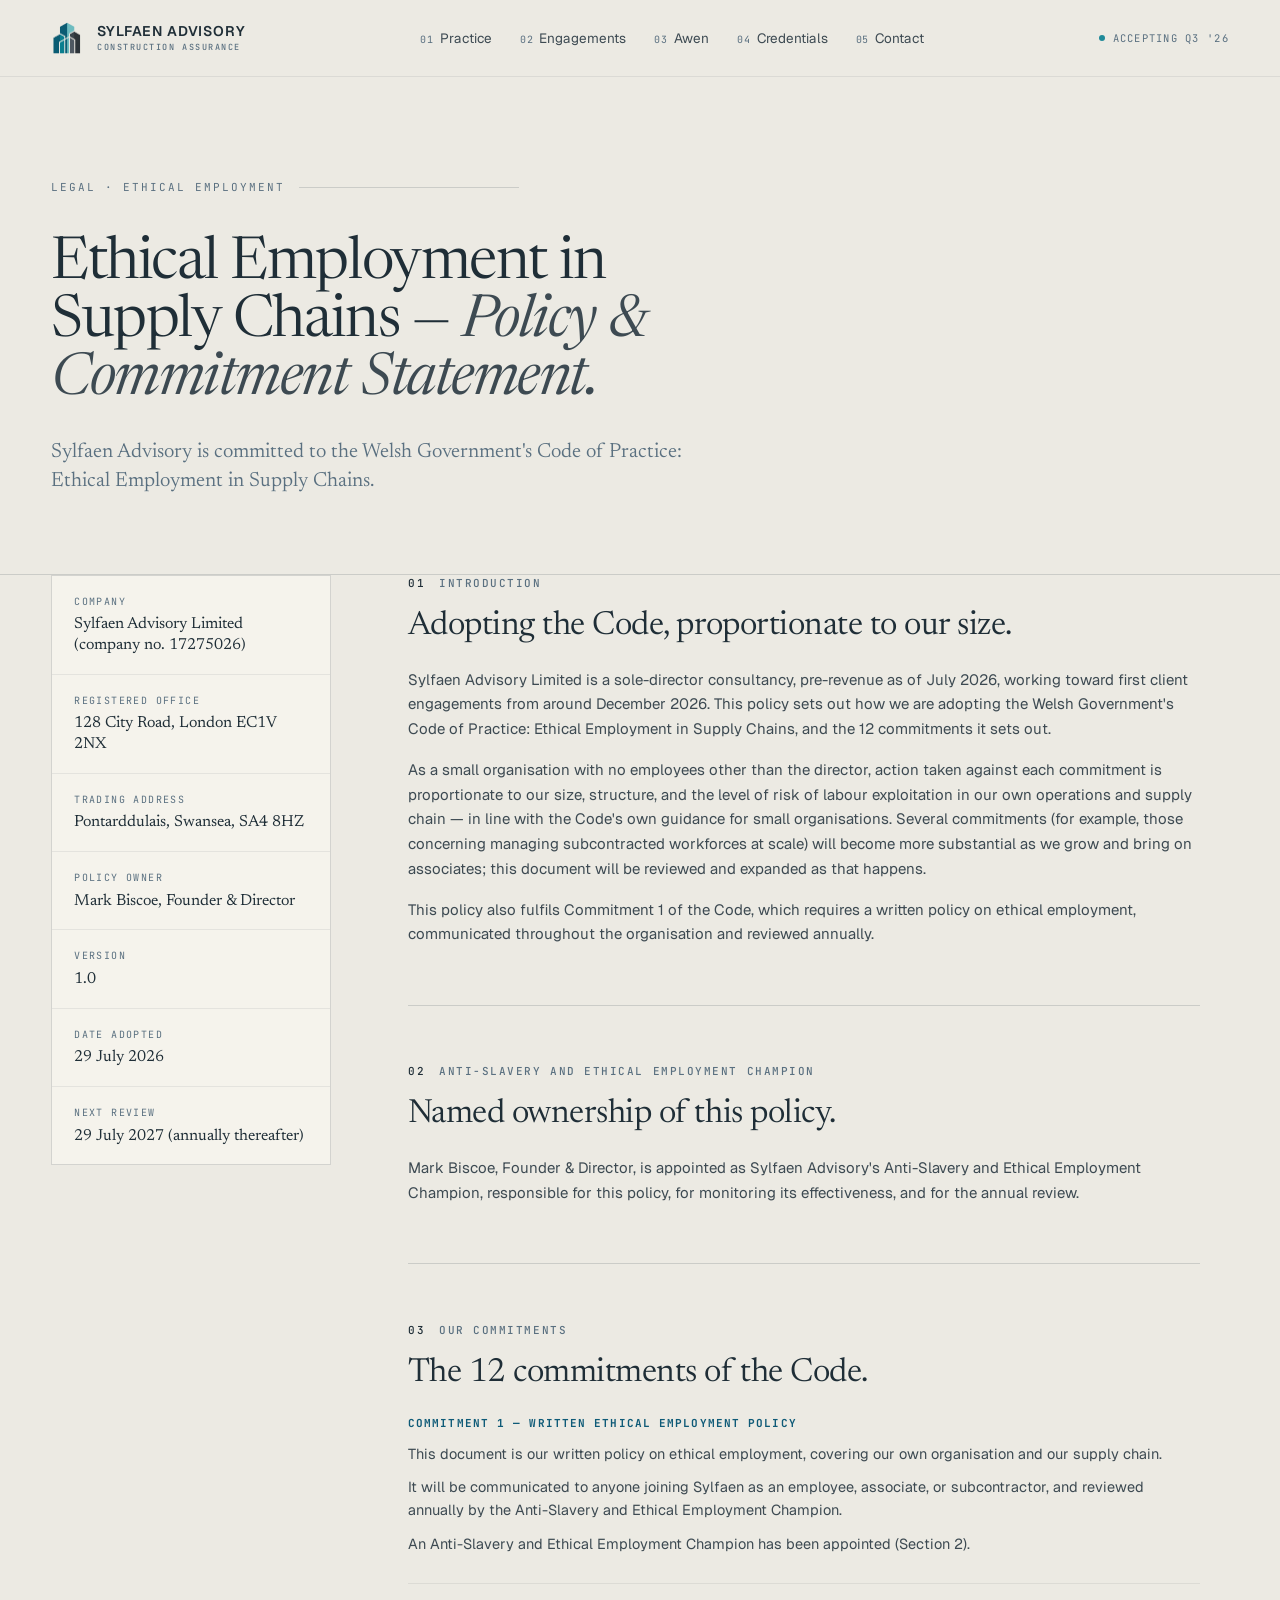
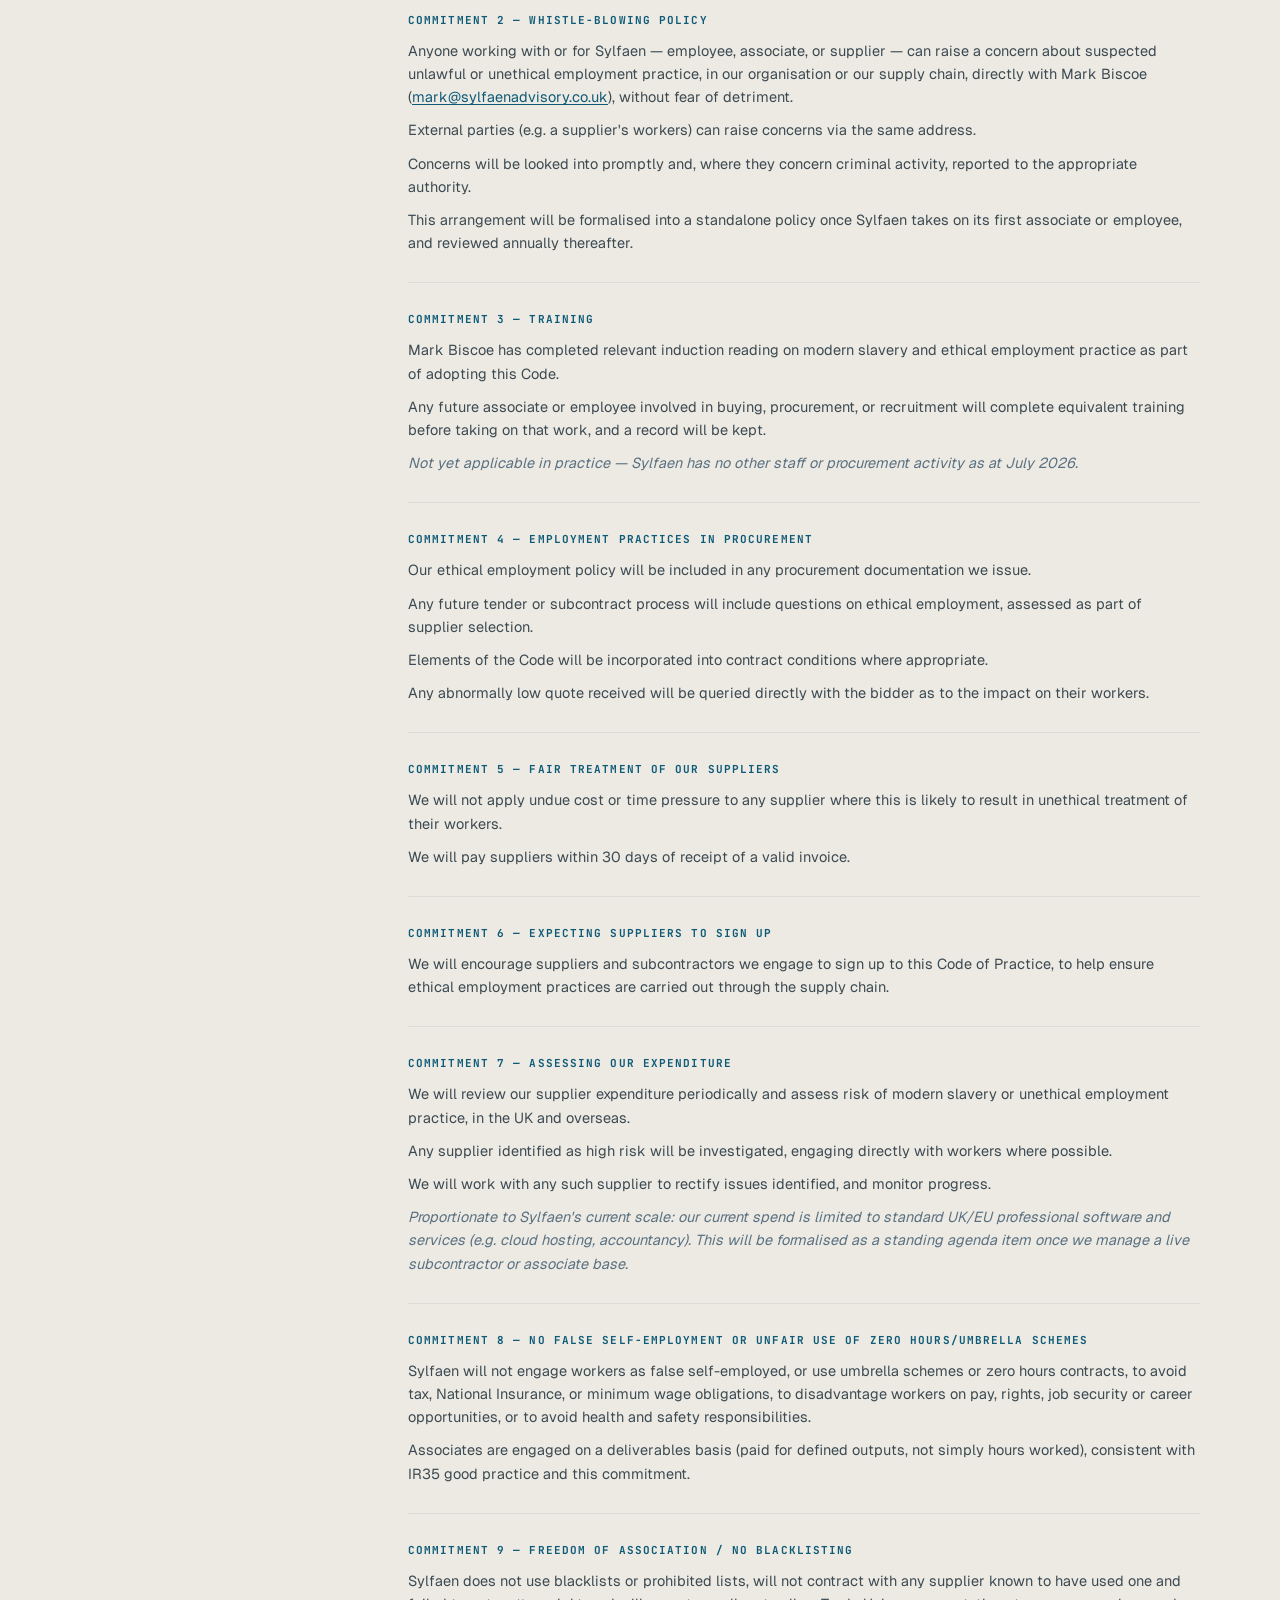
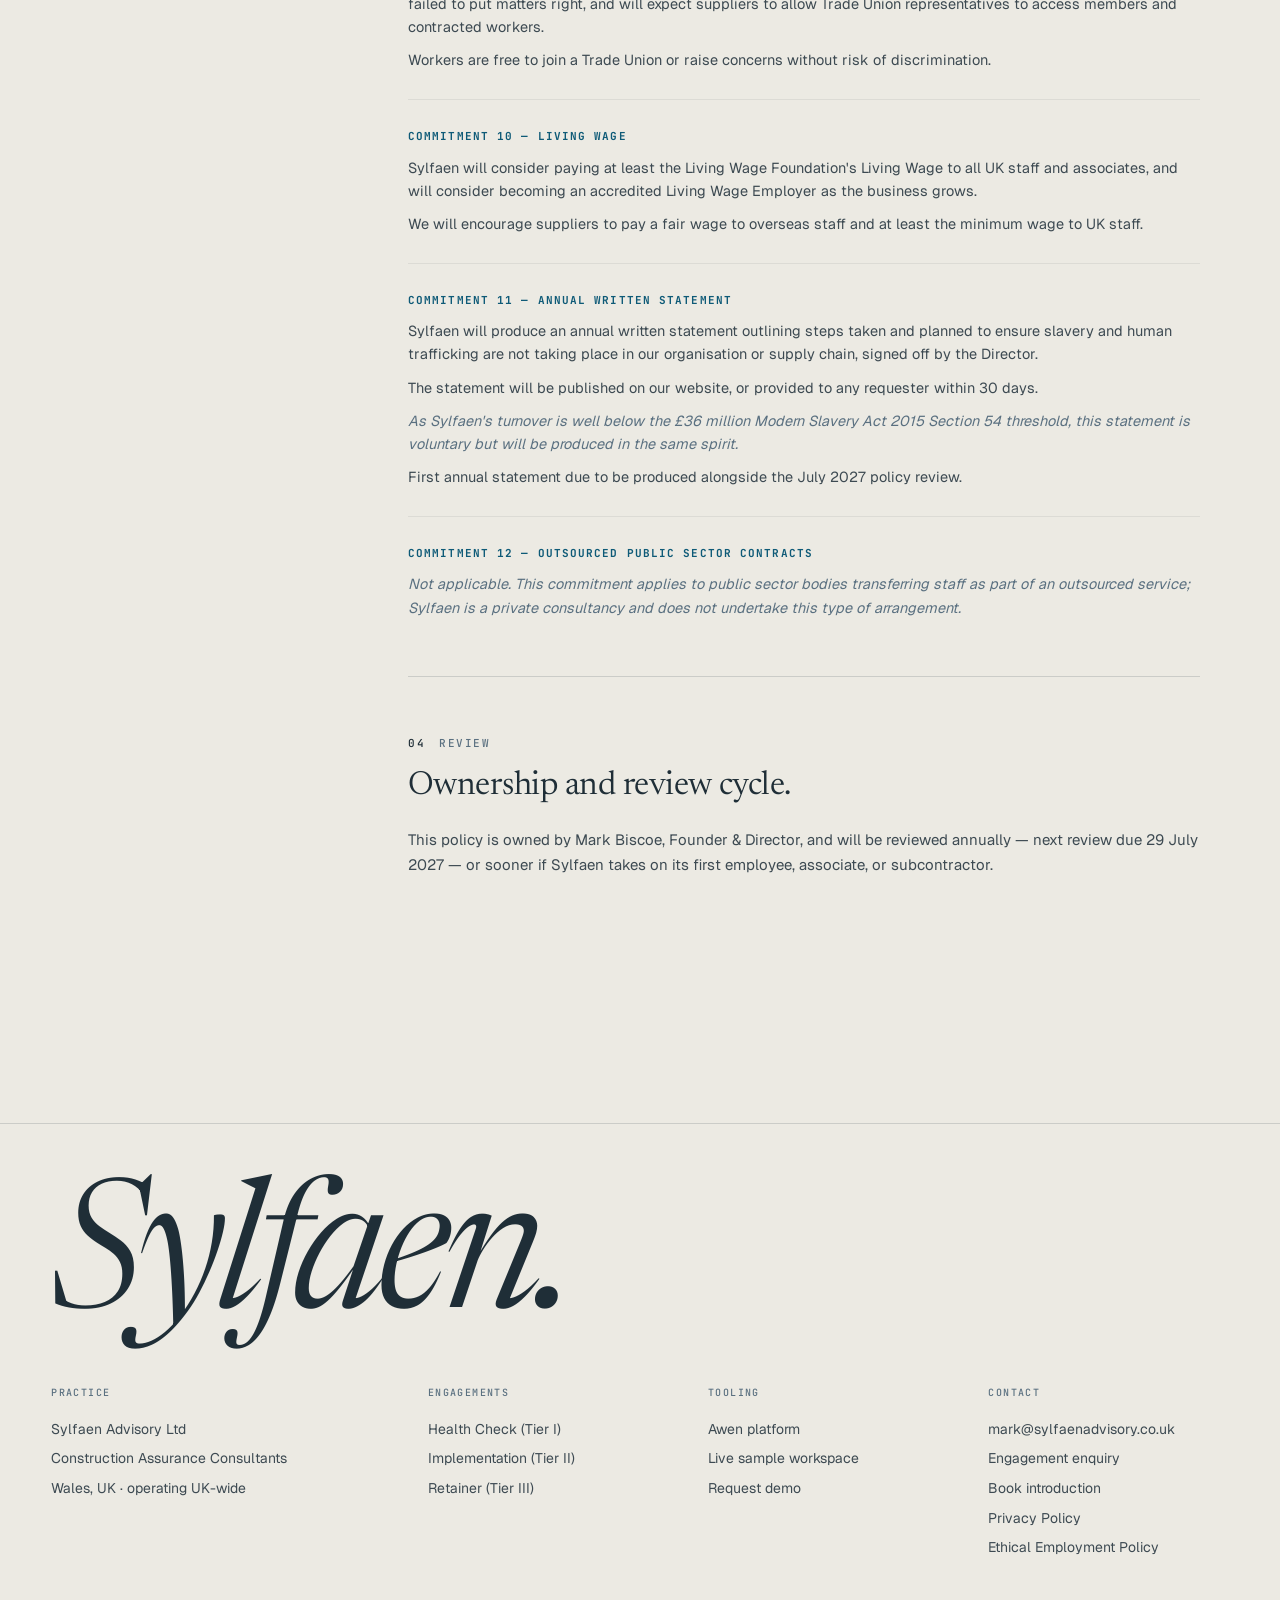
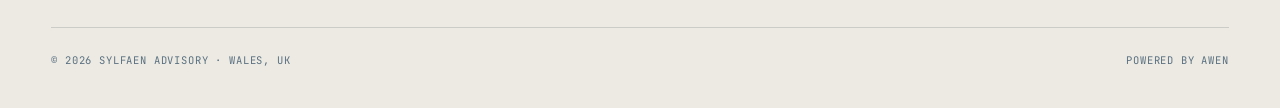
<file: ethical-employment-policy.html>
<!DOCTYPE html>
<html lang="en">
<head>
<meta charset="UTF-8" />
<meta name="viewport" content="width=device-width, initial-scale=1.0" />
<title>Ethical Employment in Supply Chains — Policy &amp; Commitment Statement</title>
<meta name="description" content="Sylfaen Advisory's ethical employment policy and commitment statement under the Welsh Government's Code of Practice: Ethical Employment in Supply Chains." />
<link rel="preconnect" href="https://fonts.googleapis.com" />
<link rel="preconnect" href="https://fonts.gstatic.com" crossorigin />
<link rel="stylesheet" href="https://fonts.googleapis.com/css2?family=Newsreader:ital,opsz,wght@0,6..72,300..700;1,6..72,300..700&family=Source+Serif+4:ital,opsz,wght@0,8..60,300..700;1,8..60,300..700&family=Cormorant+Garamond:ital,wght@0,300..700;1,300..700&family=Geist:wght@300..700&family=JetBrains+Mono:ital,wght@0,400..600;1,400..600&display=swap" />
<link rel="stylesheet" href="styles.css" />
<style>
.legal-hero{padding-top:clamp(72px,8vw,120px);padding-bottom:clamp(48px,6vw,80px)}
.legal-hero .hero-headline{font-size:clamp(34px,4.6vw,64px);max-width:24ch}
.legal-layout{display:grid;grid-template-columns:280px 1fr;gap:clamp(40px,6vw,96px);align-items:start}
@media (max-width:880px){.legal-layout{grid-template-columns:1fr;gap:40px}}
.legal-aside{position:sticky;top:100px;display:flex;flex-direction:column;gap:0;border:1px solid var(--rule);background:var(--paper)}
@media (max-width:880px){.legal-aside{position:static}}
.legal-aside .meta-row{display:flex;flex-direction:column;gap:5px;padding:18px 22px;border-bottom:1px solid var(--rule-soft)}
.legal-aside .meta-row:last-child{border-bottom:none}
.legal-aside .meta-row .k{font-family:var(--mono);font-size:10px;letter-spacing:.14em;text-transform:uppercase;color:var(--slate)}
.legal-aside .meta-row .v{font-family:var(--serif);font-size:16px;font-weight:400;color:var(--ink);line-height:1.3}
.legal-body{max-width:72ch}
.legal-section{padding-bottom:clamp(40px,4.5vw,64px);margin-bottom:clamp(40px,4.5vw,64px);border-bottom:1px solid var(--rule)}
.legal-section:last-child{border-bottom:none;margin-bottom:0}
.legal-section .eyebrow{margin-bottom:16px}
.legal-section h2{font-family:var(--serif);font-weight:380;font-size:clamp(24px,2.6vw,34px);line-height:1.14;letter-spacing:-.015em;color:var(--ink);margin-bottom:22px;text-wrap:balance}
.legal-section p{font-size:15px;line-height:1.65;color:var(--ink-soft);margin-bottom:16px}
.legal-section p:last-child{margin-bottom:0}
.legal-section a{color:var(--accent-deep);text-decoration:underline;text-underline-offset:2px;transition:color 160ms ease}
.legal-section a:hover{color:var(--accent)}
.commitment{margin-bottom:28px;padding-bottom:28px;border-bottom:1px solid var(--rule-soft)}
.commitment:last-child{margin-bottom:0;padding-bottom:0;border-bottom:none}
.commitment h3{font-family:var(--mono);font-size:11px;letter-spacing:.1em;text-transform:uppercase;color:var(--accent-deep);margin-bottom:10px}
.commitment p{font-size:14.5px;line-height:1.6;color:var(--ink-soft);margin-bottom:10px}
.commitment p:last-child{margin-bottom:0}
.commitment p.note{font-style:italic;color:var(--slate)}
</style>
</head>
<body>
<header class="nav">
<div class="wrap nav-inner">
<a href="index.html" class="wordmark">
<img src="assets/sylfaen-logo-mark.png" alt="" class="mark-svg" />
<span class="label"><span>Sylfaen Advisory</span><span class="sub">Construction Assurance</span></span>
</a>
<nav class="nav-links">
<a href="index.html#practice"><span class="num">01</span>Practice</a>
<a href="index.html#engagements"><span class="num">02</span>Engagements</a>
<a href="index.html#awen"><span class="num">03</span>Awen</a>
<a href="index.html#credentials"><span class="num">04</span>Credentials</a>
<a href="index.html#contact"><span class="num">05</span>Contact</a>
</nav>
<div class="nav-status"><span class="dot"></span>Accepting Q3 '26</div>
</div>
</header>

<section class="section hero legal-hero" id="top">
<div class="wrap">
<div class="hero-eyebrow"><span>Legal · Ethical employment</span></div>
<h1 class="hero-headline">Ethical Employment in Supply Chains — <em>Policy &amp; Commitment Statement.</em></h1>
<p class="hero-lead" style="margin-top:28px;max-width:60ch;">
Sylfaen Advisory is committed to the Welsh Government's Code of Practice: Ethical Employment in Supply Chains.
</p>
</div>
</section>

<section class="section section-rule">
<div class="wrap">
<div class="legal-layout">
<aside class="legal-aside">
<div class="meta-row"><span class="k">Company</span><span class="v">Sylfaen Advisory Limited (company no. 17275026)</span></div>
<div class="meta-row"><span class="k">Registered office</span><span class="v">128 City Road, London EC1V 2NX</span></div>
<div class="meta-row"><span class="k">Trading address</span><span class="v">Pontarddulais, Swansea, SA4 8HZ</span></div>
<div class="meta-row"><span class="k">Policy owner</span><span class="v">Mark Biscoe, Founder &amp; Director</span></div>
<div class="meta-row"><span class="k">Version</span><span class="v">1.0</span></div>
<div class="meta-row"><span class="k">Date adopted</span><span class="v">29 July 2026</span></div>
<div class="meta-row"><span class="k">Next review</span><span class="v">29 July 2027 (annually thereafter)</span></div>
</aside>

<div class="legal-body">
<div class="legal-section">
<div class="eyebrow"><span class="num">01</span>Introduction</div>
<h2>Adopting the Code, proportionate to our size.</h2>
<p>Sylfaen Advisory Limited is a sole-director consultancy, pre-revenue as of July 2026, working toward first client engagements from around December 2026. This policy sets out how we are adopting the Welsh Government's Code of Practice: Ethical Employment in Supply Chains, and the 12 commitments it sets out.</p>
<p>As a small organisation with no employees other than the director, action taken against each commitment is proportionate to our size, structure, and the level of risk of labour exploitation in our own operations and supply chain — in line with the Code's own guidance for small organisations. Several commitments (for example, those concerning managing subcontracted workforces at scale) will become more substantial as we grow and bring on associates; this document will be reviewed and expanded as that happens.</p>
<p>This policy also fulfils Commitment 1 of the Code, which requires a written policy on ethical employment, communicated throughout the organisation and reviewed annually.</p>
</div>

<div class="legal-section">
<div class="eyebrow"><span class="num">02</span>Anti-Slavery and Ethical Employment Champion</div>
<h2>Named ownership of this policy.</h2>
<p>Mark Biscoe, Founder &amp; Director, is appointed as Sylfaen Advisory's Anti-Slavery and Ethical Employment Champion, responsible for this policy, for monitoring its effectiveness, and for the annual review.</p>
</div>

<div class="legal-section">
<div class="eyebrow"><span class="num">03</span>Our commitments</div>
<h2>The 12 commitments of the Code.</h2>

<div class="commitment">
<h3>Commitment 1 — Written ethical employment policy</h3>
<p>This document is our written policy on ethical employment, covering our own organisation and our supply chain.</p>
<p>It will be communicated to anyone joining Sylfaen as an employee, associate, or subcontractor, and reviewed annually by the Anti-Slavery and Ethical Employment Champion.</p>
<p>An Anti-Slavery and Ethical Employment Champion has been appointed (Section 2).</p>
</div>

<div class="commitment">
<h3>Commitment 2 — Whistle-blowing policy</h3>
<p>Anyone working with or for Sylfaen — employee, associate, or supplier — can raise a concern about suspected unlawful or unethical employment practice, in our organisation or our supply chain, directly with Mark Biscoe (<a href="mailto:mark@sylfaenadvisory.co.uk">mark@sylfaenadvisory.co.uk</a>), without fear of detriment.</p>
<p>External parties (e.g. a supplier's workers) can raise concerns via the same address.</p>
<p>Concerns will be looked into promptly and, where they concern criminal activity, reported to the appropriate authority.</p>
<p>This arrangement will be formalised into a standalone policy once Sylfaen takes on its first associate or employee, and reviewed annually thereafter.</p>
</div>

<div class="commitment">
<h3>Commitment 3 — Training</h3>
<p>Mark Biscoe has completed relevant induction reading on modern slavery and ethical employment practice as part of adopting this Code.</p>
<p>Any future associate or employee involved in buying, procurement, or recruitment will complete equivalent training before taking on that work, and a record will be kept.</p>
<p class="note">Not yet applicable in practice — Sylfaen has no other staff or procurement activity as at July 2026.</p>
</div>

<div class="commitment">
<h3>Commitment 4 — Employment practices in procurement</h3>
<p>Our ethical employment policy will be included in any procurement documentation we issue.</p>
<p>Any future tender or subcontract process will include questions on ethical employment, assessed as part of supplier selection.</p>
<p>Elements of the Code will be incorporated into contract conditions where appropriate.</p>
<p>Any abnormally low quote received will be queried directly with the bidder as to the impact on their workers.</p>
</div>

<div class="commitment">
<h3>Commitment 5 — Fair treatment of our suppliers</h3>
<p>We will not apply undue cost or time pressure to any supplier where this is likely to result in unethical treatment of their workers.</p>
<p>We will pay suppliers within 30 days of receipt of a valid invoice.</p>
</div>

<div class="commitment">
<h3>Commitment 6 — Expecting suppliers to sign up</h3>
<p>We will encourage suppliers and subcontractors we engage to sign up to this Code of Practice, to help ensure ethical employment practices are carried out through the supply chain.</p>
</div>

<div class="commitment">
<h3>Commitment 7 — Assessing our expenditure</h3>
<p>We will review our supplier expenditure periodically and assess risk of modern slavery or unethical employment practice, in the UK and overseas.</p>
<p>Any supplier identified as high risk will be investigated, engaging directly with workers where possible.</p>
<p>We will work with any such supplier to rectify issues identified, and monitor progress.</p>
<p class="note">Proportionate to Sylfaen's current scale: our current spend is limited to standard UK/EU professional software and services (e.g. cloud hosting, accountancy). This will be formalised as a standing agenda item once we manage a live subcontractor or associate base.</p>
</div>

<div class="commitment">
<h3>Commitment 8 — No false self-employment or unfair use of zero hours/umbrella schemes</h3>
<p>Sylfaen will not engage workers as false self-employed, or use umbrella schemes or zero hours contracts, to avoid tax, National Insurance, or minimum wage obligations, to disadvantage workers on pay, rights, job security or career opportunities, or to avoid health and safety responsibilities.</p>
<p>Associates are engaged on a deliverables basis (paid for defined outputs, not simply hours worked), consistent with IR35 good practice and this commitment.</p>
</div>

<div class="commitment">
<h3>Commitment 9 — Freedom of association / no blacklisting</h3>
<p>Sylfaen does not use blacklists or prohibited lists, will not contract with any supplier known to have used one and failed to put matters right, and will expect suppliers to allow Trade Union representatives to access members and contracted workers.</p>
<p>Workers are free to join a Trade Union or raise concerns without risk of discrimination.</p>
</div>

<div class="commitment">
<h3>Commitment 10 — Living Wage</h3>
<p>Sylfaen will consider paying at least the Living Wage Foundation's Living Wage to all UK staff and associates, and will consider becoming an accredited Living Wage Employer as the business grows.</p>
<p>We will encourage suppliers to pay a fair wage to overseas staff and at least the minimum wage to UK staff.</p>
</div>

<div class="commitment">
<h3>Commitment 11 — Annual written statement</h3>
<p>Sylfaen will produce an annual written statement outlining steps taken and planned to ensure slavery and human trafficking are not taking place in our organisation or supply chain, signed off by the Director.</p>
<p>The statement will be published on our website, or provided to any requester within 30 days.</p>
<p class="note">As Sylfaen's turnover is well below the £36 million Modern Slavery Act 2015 Section 54 threshold, this statement is voluntary but will be produced in the same spirit.</p>
<p>First annual statement due to be produced alongside the July 2027 policy review.</p>
</div>

<div class="commitment">
<h3>Commitment 12 — Outsourced public sector contracts</h3>
<p class="note">Not applicable. This commitment applies to public sector bodies transferring staff as part of an outsourced service; Sylfaen is a private consultancy and does not undertake this type of arrangement.</p>
</div>

</div>

<div class="legal-section">
<div class="eyebrow"><span class="num">04</span>Review</div>
<h2>Ownership and review cycle.</h2>
<p>This policy is owned by Mark Biscoe, Founder &amp; Director, and will be reviewed annually — next review due 29 July 2027 — or sooner if Sylfaen takes on its first employee, associate, or subcontractor.</p>
</div>
</div>
</div>
</div>
</section>

<footer class="footer">
<div class="wrap">
<div class="footer-mono-title">Sylfaen.</div>
<div class="footer-grid">
<div class="footer-col">
<h4>Practice</h4>
<ul><li>Sylfaen Advisory Ltd</li><li>Construction Assurance Consultants</li><li>Wales, UK · operating UK-wide</li></ul>
</div>
<div class="footer-col">
<h4>Engagements</h4>
<ul><li><a href="index.html#engagements">Health Check (Tier I)</a></li><li><a href="index.html#engagements">Implementation (Tier II)</a></li><li><a href="index.html#engagements">Retainer (Tier III)</a></li></ul>
</div>
<div class="footer-col">
<h4>Tooling</h4>
<ul><li><a href="index.html#awen">Awen platform</a></li><li><a href="index.html#awen">Live sample workspace</a></li><li><a href="index.html#awen">Request demo</a></li></ul>
</div>
<div class="footer-col">
<h4>Contact</h4>
<ul>
<li><a href="mailto:mark@sylfaenadvisory.co.uk">mark@sylfaenadvisory.co.uk</a></li>
<li><a href="index.html#contact">Engagement enquiry</a></li>
<li><a href="index.html#contact">Book introduction</a></li>
<li><a href="privacy.html">Privacy Policy</a></li>
<li><a href="ethical-employment-policy.html">Ethical Employment Policy</a></li>
</ul>
</div>
</div>
<div class="footer-meta">
<span>© 2026 Sylfaen Advisory · Wales, UK</span>
<span>Powered by Awen</span>
</div>
</div>
</footer>
</body>
</html>
</file>
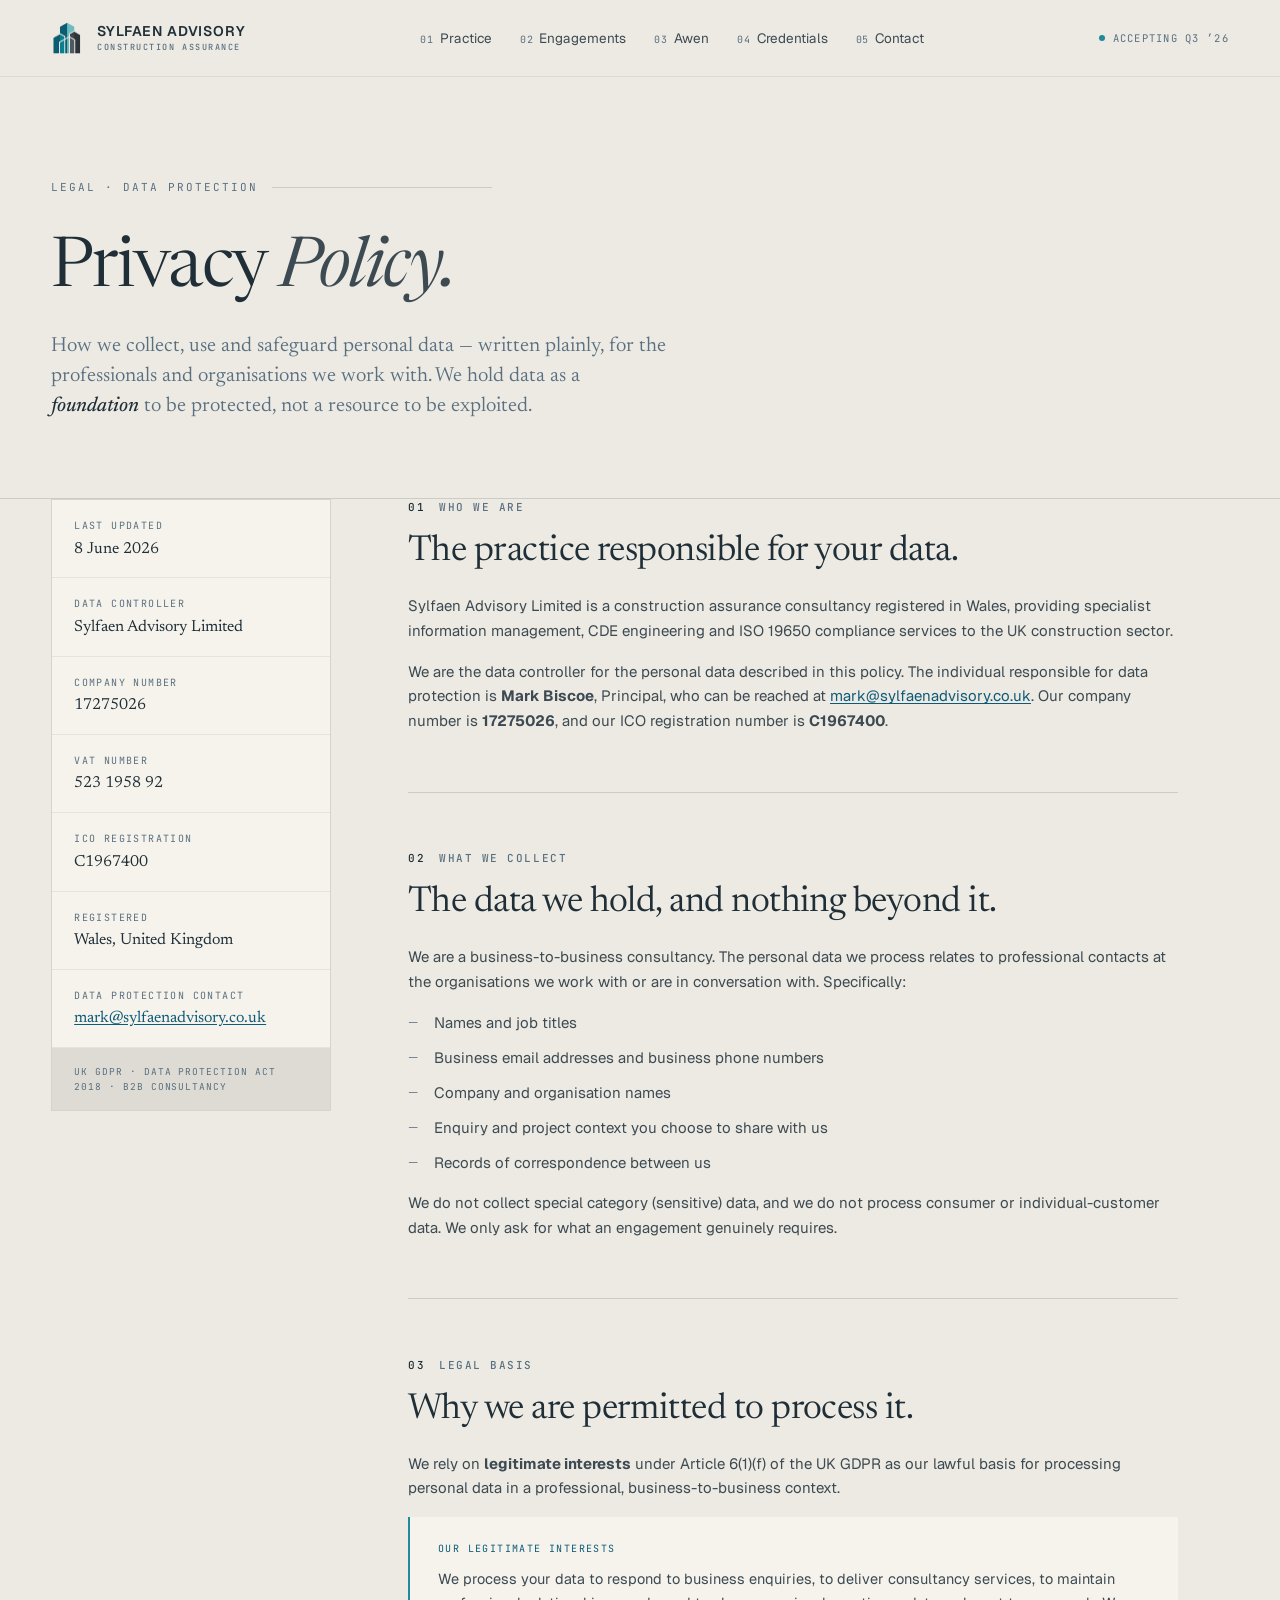
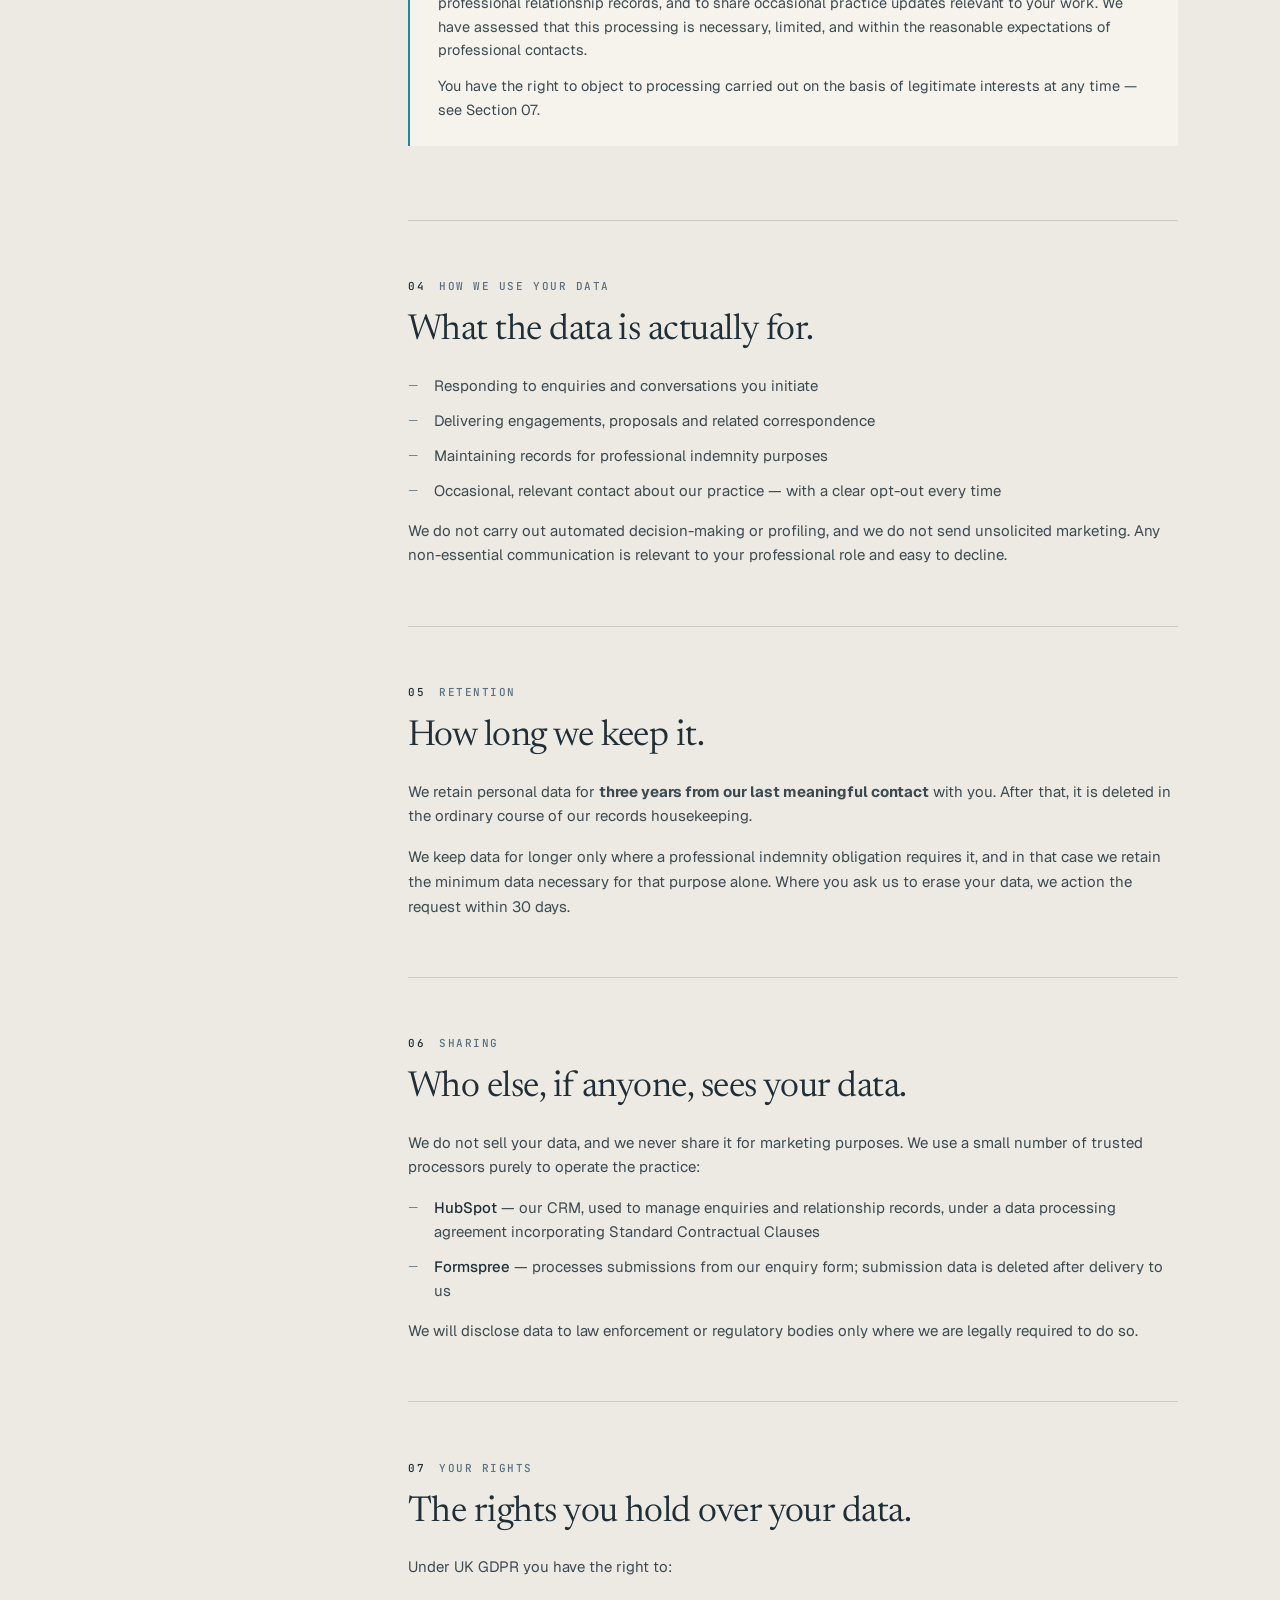
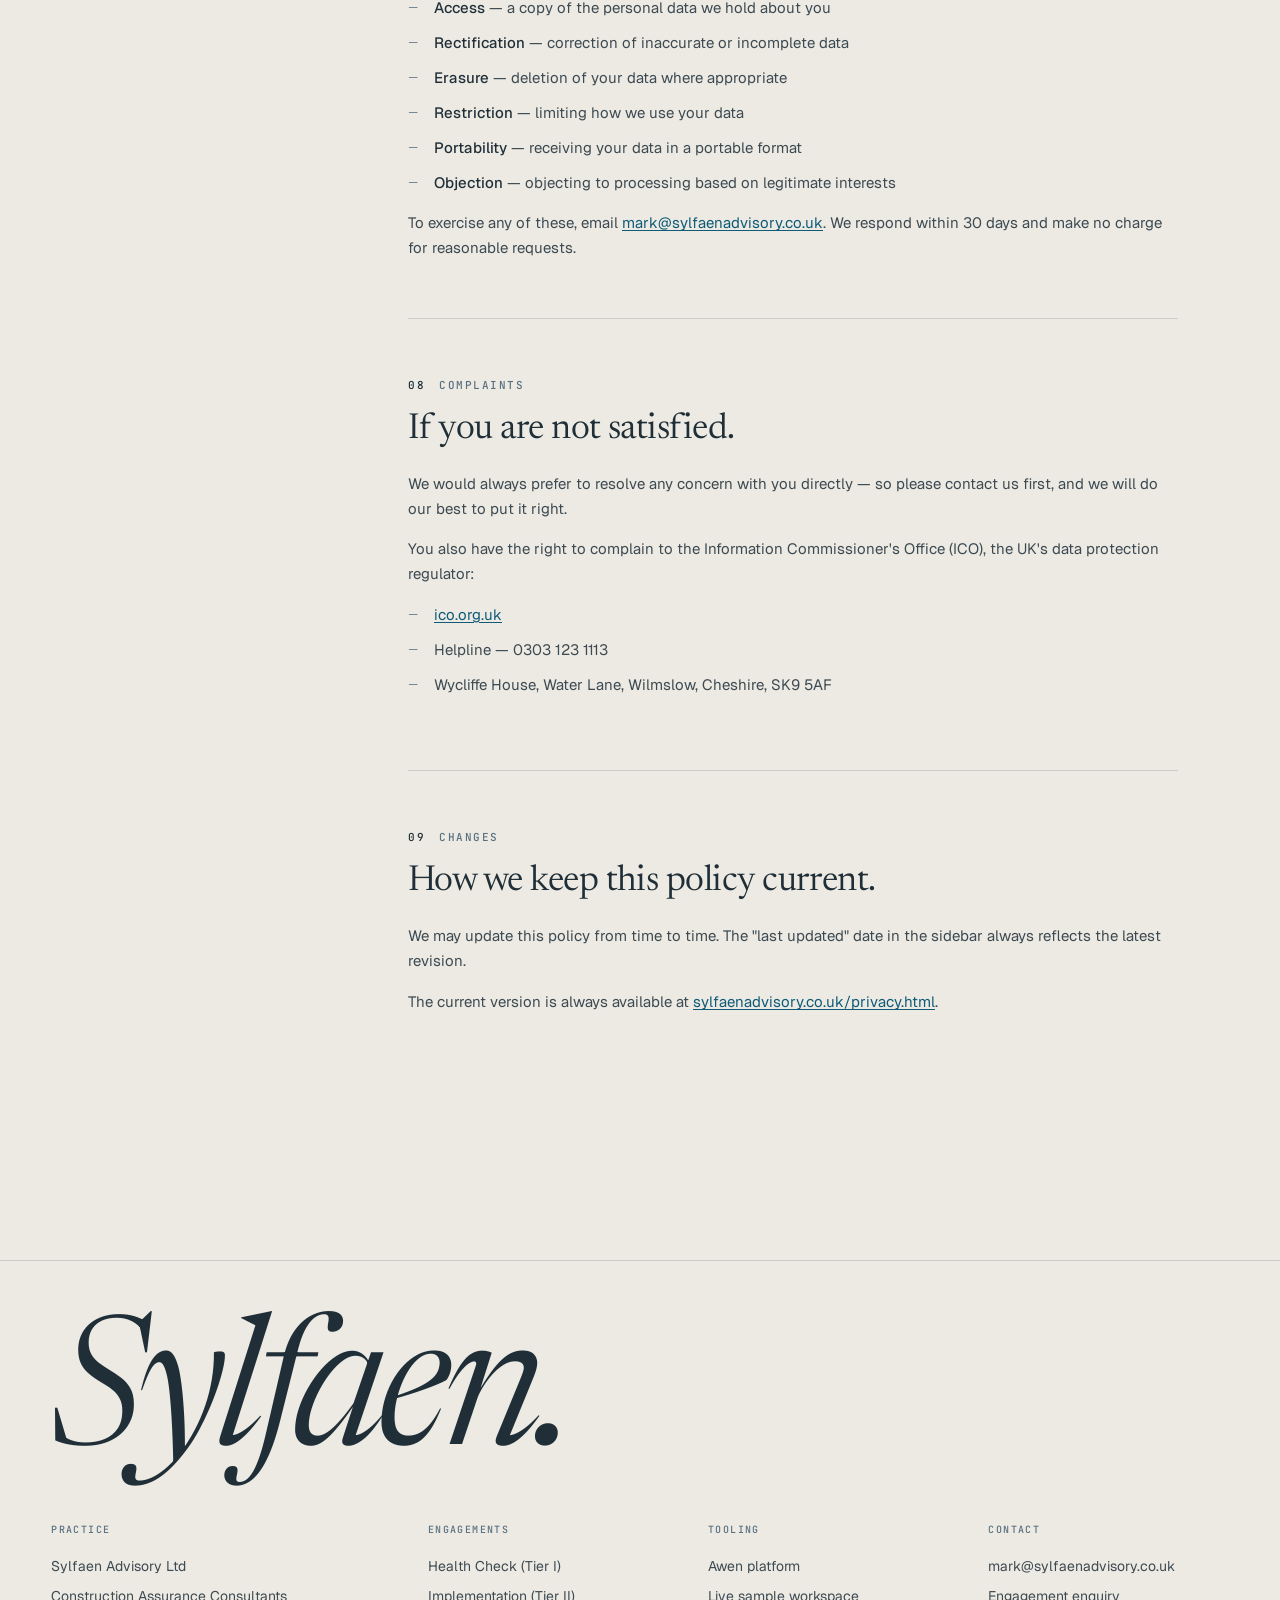
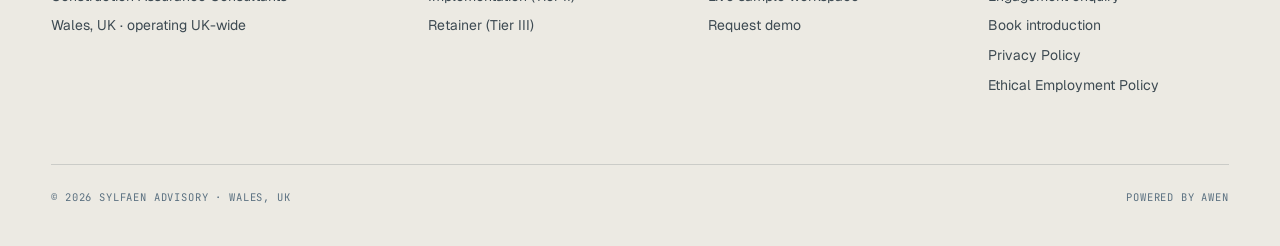
<file: privacy.html>
<!DOCTYPE html>
<html lang="en">
<head>
  <meta charset="UTF-8" />
  <meta name="viewport" content="width=device-width, initial-scale=1.0" />
  <title>Privacy Policy — Sylfaen Advisory</title>
  <meta name="description" content="How Sylfaen Advisory Limited collects, uses and protects personal data, in line with UK GDPR. A B2B construction assurance consultancy based in Wales." />

  <link rel="preconnect" href="https://fonts.googleapis.com" />
  <link rel="preconnect" href="https://fonts.gstatic.com" crossorigin />
  <link rel="stylesheet" href="https://fonts.googleapis.com/css2?family=Newsreader:ital,opsz,wght@0,6..72,300..700;1,6..72,300..700&family=Source+Serif+4:ital,opsz,wght@0,8..60,300..700;1,8..60,300..700&family=Cormorant+Garamond:ital,wght@0,300..700;1,300..700&family=Geist:wght@300..700&family=JetBrains+Mono:ital,wght@0,400..600;1,400..600&display=swap" />

  <link rel="stylesheet" href="styles.css" />

  <style>
    /* === Privacy page — scoped === */

    .legal-hero {
      padding-top: clamp(72px, 8vw, 120px);
      padding-bottom: clamp(48px, 6vw, 80px);
    }

    .legal-hero .hero-headline {
      font-size: clamp(40px, 5.4vw, 76px);
      max-width: 20ch;
    }

    .legal-layout {
      display: grid;
      grid-template-columns: 280px 1fr;
      gap: clamp(40px, 6vw, 96px);
      align-items: start;
    }

    @media (max-width: 880px) {
      .legal-layout { grid-template-columns: 1fr; gap: 40px; }
    }

    .legal-aside {
      position: sticky;
      top: 100px;
      display: flex;
      flex-direction: column;
      gap: 0;
      border: 1px solid var(--rule);
      background: var(--paper);
    }

    @media (max-width: 880px) {
      .legal-aside { position: static; }
    }

    .legal-aside .meta-row {
      display: flex;
      flex-direction: column;
      gap: 5px;
      padding: 18px 22px;
      border-bottom: 1px solid var(--rule-soft);
    }

    .legal-aside .meta-row:last-child { border-bottom: none; }

    .legal-aside .meta-row .k {
      font-family: var(--mono);
      font-size: 10px;
      letter-spacing: 0.14em;
      text-transform: uppercase;
      color: var(--slate);
    }

    .legal-aside .meta-row .v {
      font-family: var(--serif);
      font-size: 16px;
      font-weight: 400;
      color: var(--ink);
      line-height: 1.3;
    }

    .legal-aside .meta-row .v a {
      color: var(--accent-deep);
      text-decoration: underline;
      text-underline-offset: 2px;
    }

    .legal-aside .meta-foot {
      padding: 16px 22px;
      font-family: var(--mono);
      font-size: 9.5px;
      letter-spacing: 0.1em;
      line-height: 1.6;
      text-transform: uppercase;
      color: var(--slate);
      background: var(--bg-deep);
    }

    .legal-body {
      max-width: 70ch;
    }

    .legal-section {
      padding-bottom: clamp(40px, 4.5vw, 64px);
      margin-bottom: clamp(40px, 4.5vw, 64px);
      border-bottom: 1px solid var(--rule);
    }

    .legal-section:last-child {
      border-bottom: none;
      margin-bottom: 0;
    }

    .legal-section .eyebrow {
      margin-bottom: 16px;
    }

    .legal-section h2 {
      font-family: var(--serif);
      font-weight: 380;
      font-size: clamp(26px, 2.8vw, 38px);
      line-height: 1.12;
      letter-spacing: -0.015em;
      color: var(--ink);
      margin-bottom: 22px;
      text-wrap: balance;
    }

    .legal-section p {
      font-size: 15px;
      line-height: 1.65;
      color: var(--ink-soft);
      margin-bottom: 16px;
    }

    .legal-section p:last-child { margin-bottom: 0; }

    .legal-section a {
      color: var(--accent-deep);
      text-decoration: underline;
      text-underline-offset: 2px;
      transition: color 160ms ease;
    }

    .legal-section a:hover { color: var(--accent); }

    .legal-list {
      list-style: none;
      margin: 0 0 16px 0;
      padding: 0;
      display: flex;
      flex-direction: column;
      gap: 11px;
    }

    .legal-list li {
      position: relative;
      padding-left: 26px;
      font-size: 15px;
      line-height: 1.6;
      color: var(--ink-soft);
    }

    .legal-list li::before {
      content: "—";
      position: absolute;
      left: 0;
      top: 0;
      color: var(--slate);
      font-family: var(--serif);
    }

    .legal-list li strong {
      color: var(--ink);
      font-weight: 480;
    }

    .legal-callout {
      background: var(--paper);
      border-left: 2px solid var(--accent);
      padding: 24px 28px;
      margin: 8px 0 16px 0;
    }

    .legal-callout .callout-label {
      font-family: var(--mono);
      font-size: 10px;
      letter-spacing: 0.14em;
      text-transform: uppercase;
      color: var(--accent-deep);
      margin-bottom: 10px;
    }

    .legal-callout p {
      margin-bottom: 0;
      color: var(--ink-soft);
      font-size: 14.5px;
    }

    .legal-callout p + p { margin-top: 12px; }
  </style>
</head>
<body>
  <header class="nav">
    <div class="wrap nav-inner">
      <a href="index.html" class="wordmark">
        <img src="assets/sylfaen-logo-mark.png" alt="" class="mark-svg" />
        <span class="label">
          <span>Sylfaen Advisory</span>
          <span class="sub">Construction Assurance</span>
        </span>
      </a>
      <nav class="nav-links">
        <a href="index.html#practice"><span class="num">01</span>Practice</a>
        <a href="index.html#engagements"><span class="num">02</span>Engagements</a>
        <a href="index.html#awen"><span class="num">03</span>Awen</a>
        <a href="index.html#credentials"><span class="num">04</span>Credentials</a>
        <a href="index.html#contact"><span class="num">05</span>Contact</a>
      </nav>
      <div class="nav-status">
        <span class="dot"></span>
        Accepting Q3 ’26
      </div>
    </div>
  </header>

  <section class="section hero legal-hero" id="top">
    <div class="wrap">
      <div class="hero-eyebrow">
        <span>Legal · Data protection</span>
      </div>
      <h1 class="hero-headline">Privacy <em>Policy.</em></h1>
      <p class="hero-lead" style="margin-top: 28px; max-width: 56ch;">
        How we collect, use and safeguard personal data — written plainly,
        for the professionals and organisations we work with. We hold data
        as a <strong>foundation</strong> to be protected, not a resource to be exploited.
      </p>
    </div>
  </section>

  <section class="section section-rule">
    <div class="wrap">
      <div class="legal-layout">
        <aside class="legal-aside">
          <div class="meta-row">
            <span class="k">Last updated</span>
            <span class="v">8 June 2026</span>
          </div>
          <div class="meta-row">
            <span class="k">Data controller</span>
            <span class="v">Sylfaen Advisory Limited</span>
          </div>
          <div class="meta-row">
            <span class="k">Company number</span>
            <span class="v">17275026</span>
          </div>
          <div class="meta-row">
            <span class="k">VAT number</span>
            <span class="v">523 1958 92</span>
          </div>
          <div class="meta-row">
            <span class="k">ICO registration</span>
            <span class="v">C1967400</span>
          </div>
          <div class="meta-row">
            <span class="k">Registered</span>
            <span class="v">Wales, United Kingdom</span>
          </div>
          <div class="meta-row">
            <span class="k">Data protection contact</span>
            <span class="v"><a href="mailto:mark@sylfaenadvisory.co.uk">mark@sylfaenadvisory.co.uk</a></span>
          </div>
          <div class="meta-foot">
            UK GDPR · Data Protection Act 2018 · B2B consultancy
          </div>
        </aside>

        <div class="legal-body">
          <div class="legal-section">
            <div class="eyebrow"><span class="num">01</span>Who we are</div>
            <h2>The practice responsible for your data.</h2>
            <p>
              Sylfaen Advisory Limited is a construction assurance consultancy
              registered in Wales, providing specialist information management,
              CDE engineering and ISO 19650 compliance services to the UK
              construction sector.
            </p>
            <p>
              We are the data controller for the personal data described in this
              policy. The individual responsible for data protection is
              <strong> Mark Biscoe</strong>, Principal, who can be reached at
              <a href="mailto:mark@sylfaenadvisory.co.uk"> mark@sylfaenadvisory.co.uk</a>.
              Our company number is <strong>17275026</strong>, and our ICO
              registration number is <strong>C1967400</strong>.
            </p>
          </div>

          <div class="legal-section">
            <div class="eyebrow"><span class="num">02</span>What we collect</div>
            <h2>The data we hold, and nothing beyond it.</h2>
            <p>
              We are a business-to-business consultancy. The personal data we
              process relates to professional contacts at the organisations we
              work with or are in conversation with. Specifically:
            </p>
            <ul class="legal-list">
              <li>Names and job titles</li>
              <li>Business email addresses and business phone numbers</li>
              <li>Company and organisation names</li>
              <li>Enquiry and project context you choose to share with us</li>
              <li>Records of correspondence between us</li>
            </ul>
            <p>
              We do not collect special category (sensitive) data, and we do not
              process consumer or individual-customer data. We only ask for what
              an engagement genuinely requires.
            </p>
          </div>

          <div class="legal-section">
            <div class="eyebrow"><span class="num">03</span>Legal basis</div>
            <h2>Why we are permitted to process it.</h2>
            <p>
              We rely on <strong>legitimate interests</strong> under Article 6(1)(f)
              of the UK GDPR as our lawful basis for processing personal data in a
              professional, business-to-business context.
            </p>
            <div class="legal-callout">
              <div class="callout-label">Our legitimate interests</div>
              <p>
                We process your data to respond to business enquiries, to deliver
                consultancy services, to maintain professional relationship
                records, and to share occasional practice updates relevant to your
                work. We have assessed that this processing is necessary, limited,
                and within the reasonable expectations of professional contacts.
              </p>
              <p>
                You have the right to object to processing carried out on the basis
                of legitimate interests at any time — see Section 07.
              </p>
            </div>
          </div>

          <div class="legal-section">
            <div class="eyebrow"><span class="num">04</span>How we use your data</div>
            <h2>What the data is actually for.</h2>
            <ul class="legal-list">
              <li>Responding to enquiries and conversations you initiate</li>
              <li>Delivering engagements, proposals and related correspondence</li>
              <li>Maintaining records for professional indemnity purposes</li>
              <li>Occasional, relevant contact about our practice — with a clear opt-out every time</li>
            </ul>
            <p>
              We do not carry out automated decision-making or profiling, and we
              do not send unsolicited marketing. Any non-essential communication is
              relevant to your professional role and easy to decline.
            </p>
          </div>

          <div class="legal-section">
            <div class="eyebrow"><span class="num">05</span>Retention</div>
            <h2>How long we keep it.</h2>
            <p>
              We retain personal data for <strong>three years from our last
              meaningful contact</strong> with you. After that, it is deleted in
              the ordinary course of our records housekeeping.
            </p>
            <p>
              We keep data for longer only where a professional indemnity
              obligation requires it, and in that case we retain the minimum data
              necessary for that purpose alone. Where you ask us to erase your
              data, we action the request within 30 days.
            </p>
          </div>

          <div class="legal-section">
            <div class="eyebrow"><span class="num">06</span>Sharing</div>
            <h2>Who else, if anyone, sees your data.</h2>
            <p>
              We do not sell your data, and we never share it for marketing
              purposes. We use a small number of trusted processors purely to
              operate the practice:
            </p>
            <ul class="legal-list">
              <li><strong>HubSpot</strong> — our CRM, used to manage enquiries and relationship records, under a data processing agreement incorporating Standard Contractual Clauses</li>
              <li><strong>Formspree</strong> — processes submissions from our enquiry form; submission data is deleted after delivery to us</li>
            </ul>
            <p>
              We will disclose data to law enforcement or regulatory bodies only
              where we are legally required to do so.
            </p>
          </div>

          <div class="legal-section">
            <div class="eyebrow"><span class="num">07</span>Your rights</div>
            <h2>The rights you hold over your data.</h2>
            <p>Under UK GDPR you have the right to:</p>
            <ul class="legal-list">
              <li><strong>Access</strong> — a copy of the personal data we hold about you</li>
              <li><strong>Rectification</strong> — correction of inaccurate or incomplete data</li>
              <li><strong>Erasure</strong> — deletion of your data where appropriate</li>
              <li><strong>Restriction</strong> — limiting how we use your data</li>
              <li><strong>Portability</strong> — receiving your data in a portable format</li>
              <li><strong>Objection</strong> — objecting to processing based on legitimate interests</li>
            </ul>
            <p>
              To exercise any of these, email
              <a href="mailto:mark@sylfaenadvisory.co.uk"> mark@sylfaenadvisory.co.uk</a>.
              We respond within 30 days and make no charge for reasonable requests.
            </p>
          </div>

          <div class="legal-section">
            <div class="eyebrow"><span class="num">08</span>Complaints</div>
            <h2>If you are not satisfied.</h2>
            <p>
              We would always prefer to resolve any concern with you directly — so
              please contact us first, and we will do our best to put it right.
            </p>
            <p>
              You also have the right to complain to the Information Commissioner's
              Office (ICO), the UK's data protection regulator:
            </p>
            <ul class="legal-list">
              <li><a href="https://ico.org.uk" target="_blank" rel="noopener noreferrer">ico.org.uk</a></li>
              <li>Helpline — 0303 123 1113</li>
              <li>Wycliffe House, Water Lane, Wilmslow, Cheshire, SK9 5AF</li>
            </ul>
          </div>

          <div class="legal-section">
            <div class="eyebrow"><span class="num">09</span>Changes</div>
            <h2>How we keep this policy current.</h2>
            <p>
              We may update this policy from time to time. The "last updated" date
              in the sidebar always reflects the latest revision.
            </p>
            <p>
              The current version is always available at
              <a href="https://sylfaenadvisory.co.uk/privacy.html"> sylfaenadvisory.co.uk/privacy.html</a>.
            </p>
          </div>
        </div>
      </div>
    </div>
  </section>

  <footer class="footer">
    <div class="wrap">
      <div class="footer-mono-title">Sylfaen.</div>
      <div class="footer-grid">
        <div class="footer-col">
          <h4>Practice</h4>
          <ul>
            <li>Sylfaen Advisory Ltd</li>
            <li>Construction Assurance Consultants</li>
            <li>Wales, UK · operating UK-wide</li>
          </ul>
        </div>
        <div class="footer-col">
          <h4>Engagements</h4>
          <ul>
            <li><a href="index.html#engagements">Health Check (Tier I)</a></li>
            <li><a href="index.html#engagements">Implementation (Tier II)</a></li>
            <li><a href="index.html#engagements">Retainer (Tier III)</a></li>
          </ul>
        </div>
        <div class="footer-col">
          <h4>Tooling</h4>
          <ul>
            <li><a href="index.html#awen">Awen platform</a></li>
            <li><a href="index.html#awen">Live sample workspace</a></li>
            <li><a href="index.html#awen">Request demo</a></li>
          </ul>
        </div>
        <div class="footer-col">
          <h4>Contact</h4>
          <ul>
            <li><a href="mailto:mark@sylfaenadvisory.co.uk">mark@sylfaenadvisory.co.uk</a></li>
            <li><a href="index.html#contact">Engagement enquiry</a></li>
            <li><a href="index.html#contact">Book introduction</a></li>
            <li><a href="privacy.html">Privacy Policy</a></li>
            <li><a href="ethical-employment-policy.html">Ethical Employment Policy</a></li>
          </ul>
        </div>
      </div>
      <div class="footer-meta">
        <span>© 2026 Sylfaen Advisory · Wales, UK</span>
        <span>Powered by Awen</span>
      </div>
    </div>
  </footer>
</body>
</html>
</file>
<file: styles.css>
/* === Sylfaen Advisory — Quiet Authority === */

:root {
  /* Palette — Sylfaen brand */
  --bg: #ECEAE3;
  --bg-deep: #DDDBD3;
  --paper: #F5F3EC;
  --ink: #1F2E37;
  --ink-soft: #3D4A52;
  --slate: #5A7080;
  --slate-soft: #8A9AA8;
  --rule: rgba(31, 46, 55, 0.16);
  --rule-soft: rgba(31, 46, 55, 0.08);
  --accent: #1F8A99;
  --accent-deep: #0E5A77;
  --accent-bright: #0ABFBF;
  --warn: #8C5A3D;

  /* Type */
  --serif: "Newsreader", "Source Serif 4", Georgia, serif;
  --sans: "Geist", "Söhne", -apple-system, BlinkMacSystemFont, "Segoe UI", sans-serif;
  --mono: "JetBrains Mono", ui-monospace, SFMono-Regular, Menlo, monospace;

  /* Scale */
  --gutter: clamp(20px, 4vw, 64px);
  --max-w: 1320px;
  --section-pad: clamp(80px, 10vw, 160px);
}

* { box-sizing: border-box; margin: 0; padding: 0; }

html, body {
  background: var(--bg);
  color: var(--ink);
  font-family: var(--sans);
  font-size: 16px;
  line-height: 1.55;
  -webkit-font-smoothing: antialiased;
  -moz-osx-font-smoothing: grayscale;
  font-feature-settings: "ss01", "ss02", "kern";
  text-rendering: optimizeLegibility;
}

body {
  overflow-x: hidden;
}

::selection {
  background: var(--ink);
  color: var(--bg);
}

a {
  color: inherit;
  text-decoration: none;
}

button {
  font: inherit;
  color: inherit;
  background: none;
  border: none;
  cursor: pointer;
}

/* === Layout === */

.wrap {
  max-width: var(--max-w);
  margin: 0 auto;
  padding-left: var(--gutter);
  padding-right: var(--gutter);
}

.section {
  padding-top: var(--section-pad);
  padding-bottom: var(--section-pad);
  position: relative;
}

.section + .section {
  padding-top: 0;
}

.section-rule {
  border-top: 1px solid var(--rule);
}

.section-head {
  display: grid;
  grid-template-columns: 1fr 2.4fr;
  gap: clamp(24px, 5vw, 80px);
  margin-bottom: clamp(40px, 6vw, 80px);
  align-items: baseline;
}

@media (max-width: 760px) {
  .section-head { grid-template-columns: 1fr; gap: 16px; }
}

.eyebrow {
  font-family: var(--mono);
  font-size: 11px;
  letter-spacing: 0.14em;
  text-transform: uppercase;
  color: var(--slate);
  font-weight: 500;
}

.eyebrow .num {
  color: var(--ink);
  margin-right: 14px;
  display: inline-block;
}

.section-title {
  font-family: var(--serif);
  font-weight: 380;
  font-size: clamp(34px, 4.6vw, 64px);
  line-height: 1.05;
  letter-spacing: -0.018em;
  color: var(--ink);
  text-wrap: balance;
}

.section-title em {
  font-style: italic;
  font-weight: 380;
  color: var(--ink-soft);
}

.section-sub {
  font-family: var(--serif);
  font-size: clamp(18px, 1.5vw, 22px);
  line-height: 1.45;
  color: var(--slate);
  max-width: 56ch;
  margin-top: 24px;
  font-weight: 380;
  text-wrap: pretty;
}

/* === Nav === */

.nav {
  position: sticky;
  top: 0;
  z-index: 50;
  background: color-mix(in oklab, var(--bg) 92%, transparent);
  backdrop-filter: saturate(160%) blur(12px);
  -webkit-backdrop-filter: saturate(160%) blur(12px);
  border-bottom: 1px solid var(--rule-soft);
}

.nav-inner {
  display: flex;
  align-items: center;
  justify-content: space-between;
  gap: 40px;
  height: 76px;
}

.wordmark {
  display: flex;
  align-items: center;
  gap: 14px;
  font-family: var(--sans);
  font-size: 16px;
  letter-spacing: -0.005em;
  font-weight: 600;
  text-transform: uppercase;
  letter-spacing: 0.04em;
  flex-shrink: 0;
}

.wordmark .mark-svg {
  width: 32px;
  height: 32px;
  display: block;
  flex-shrink: 0;
}

.wordmark .mark {
  width: 28px;
  height: 28px;
  display: grid;
  place-items: center;
  border: 1px solid var(--ink);
  font-family: var(--serif);
  font-style: italic;
  font-size: 16px;
  font-weight: 400;
}

.wordmark .label {
  display: flex;
  flex-direction: column;
  line-height: 1.05;
  gap: 3px;
}

.wordmark .label > span:first-child {
  font-weight: 600;
  letter-spacing: 0.06em;
  font-size: 14px;
  color: var(--ink);
}

.wordmark .label .sub {
  font-family: var(--mono);
  font-size: 8.5px;
  letter-spacing: 0.18em;
  text-transform: uppercase;
  color: var(--slate);
  font-weight: 500;
  margin-top: 2px;
}

.nav-links {
  display: flex;
  gap: 28px;
  align-items: center;
}

.nav-links a {
  font-size: 13.5px;
  color: var(--ink-soft);
  position: relative;
  transition: color 160ms ease;
  white-space: nowrap;
}

.nav-links a:hover { color: var(--ink); }

.nav-links a .num {
  font-family: var(--mono);
  font-size: 10px;
  color: var(--slate);
  margin-right: 6px;
  letter-spacing: 0.08em;
}

.nav-status {
  display: flex;
  align-items: center;
  gap: 8px;
  font-family: var(--mono);
  font-size: 10.5px;
  text-transform: uppercase;
  letter-spacing: 0.12em;
  color: var(--slate);
}

.nav-status .dot {
  width: 6px;
  height: 6px;
  background: var(--accent);
  border-radius: 50%;
  animation: pulse 2.4s ease-in-out infinite;
}

@keyframes pulse {
  0%, 100% { opacity: 1; }
  50% { opacity: 0.4; }
}

@media (max-width: 980px) {
  .nav-links { display: none; }
}

/* === Buttons === */

.btn {
  display: inline-flex;
  align-items: center;
  gap: 10px;
  padding: 14px 22px;
  font-size: 13.5px;
  letter-spacing: 0.01em;
  border: 1px solid var(--ink);
  transition: all 200ms ease;
  cursor: pointer;
  font-family: var(--sans);
  font-weight: 450;
}

.btn-primary {
  background: var(--ink);
  color: var(--bg);
}

.btn-primary:hover {
  background: var(--ink-soft);
}

.btn-ghost {
  background: transparent;
  color: var(--ink);
}

.btn-ghost:hover {
  background: var(--ink);
  color: var(--bg);
}

.btn .arrow {
  font-family: var(--serif);
  font-style: italic;
  font-size: 16px;
  line-height: 1;
  transform: translateY(-0.5px);
  transition: transform 200ms ease;
}

.btn:hover .arrow { transform: translate(2px, -0.5px); }

/* === Hero === */

.hero {
  padding-top: clamp(80px, 9vw, 140px);
  padding-bottom: clamp(80px, 9vw, 140px);
  position: relative;
}

/* === Hero — image behind === */

.hero-imaged {
  padding-top: clamp(120px, 12vw, 200px);
  padding-bottom: clamp(120px, 12vw, 180px);
  background: #0a0807;
  color: #f0ebe1;
  margin-bottom: 0;
}

.hero-bg {
  position: absolute;
  inset: 0;
  overflow: hidden;
  z-index: 0;
}

.hero-bg img {
  width: 100%;
  height: 100%;
  object-fit: cover;
  display: block;
  filter: saturate(0.95) contrast(1.06);
}

.hero-bg-veil {
  position: absolute;
  inset: 0;
  background:
    linear-gradient(105deg,
      rgba(10, 8, 7, 0.86) 0%,
      rgba(10, 8, 7, 0.72) 32%,
      rgba(10, 8, 7, 0.5) 58%,
      rgba(10, 8, 7, 0.68) 100%
    ),
    radial-gradient(ellipse at 25% 50%, rgba(10,8,7,0.4) 0%, transparent 60%);
}

.hero-imaged .wrap {
  position: relative;
  z-index: 1;
}

.hero-imaged .hero-eyebrow {
  color: rgba(240, 235, 225, 0.72);
}

.hero-imaged .hero-eyebrow::after {
  background: rgba(240, 235, 225, 0.28);
}

.hero-imaged .hero-headline {
  color: #f4eee2;
  text-shadow: 0 1px 30px rgba(0,0,0,0.35);
}

.hero-imaged .hero-headline em {
  color: rgba(244, 238, 226, 0.82);
}

.hero-imaged .hero-lead {
  color: rgba(240, 235, 225, 0.86);
}

.hero-imaged .hero-lead strong {
  color: #f4eee2;
}

.hero-imaged .hero-meta {
  border-left-color: rgba(240, 235, 225, 0.22);
}

.hero-imaged .hero-meta .row .k {
  color: rgba(240, 235, 225, 0.55);
}

.hero-imaged .hero-meta .row .v {
  color: #f4eee2;
}

.hero-imaged .btn-primary {
  background: #f4eee2;
  color: #1F2E37;
  border-color: #f4eee2;
}

.hero-imaged .btn-primary:hover {
  background: #fff;
  border-color: #fff;
}

.hero-imaged .btn-ghost {
  color: #f4eee2;
  border-color: rgba(240, 235, 225, 0.45);
}

.hero-imaged .btn-ghost:hover {
  background: #f4eee2;
  color: #1F2E37;
  border-color: #f4eee2;
}

.hero-imaged .hero-strip {
  border-top-color: rgba(240, 235, 225, 0.22);
}

.hero-imaged .hero-strip-label {
  color: rgba(240, 235, 225, 0.55);
}

.hero-imaged .hero-strip-item {
  color: rgba(240, 235, 225, 0.78);
}

.hero-imaged .hero-strip-item .v {
  color: #f4eee2;
}

.hero-imaged .hero-strip-item .k {
  color: rgba(240, 235, 225, 0.5);
}

.hero-imaged + .section {
  border-top: 1px solid var(--rule-soft);
}

.hero-eyebrow {
  font-family: var(--mono);
  font-size: 11px;
  letter-spacing: 0.18em;
  text-transform: uppercase;
  color: var(--slate);
  margin-bottom: 40px;
  display: flex;
  align-items: center;
  gap: 14px;
}

.hero-eyebrow::after {
  content: "";
  flex: 1;
  height: 1px;
  background: var(--rule);
  max-width: 220px;
}

.hero-headline {
  font-family: var(--serif);
  font-weight: 360;
  font-size: clamp(48px, 7.5vw, 116px);
  line-height: 0.98;
  letter-spacing: -0.025em;
  color: var(--ink);
  max-width: 14ch;
  text-wrap: balance;
}

.hero-headline em {
  font-style: italic;
  font-weight: 380;
  color: var(--ink-soft);
}

.hero-headline .underline {
  position: relative;
  white-space: nowrap;
}

.hero-headline .underline::after {
  content: "";
  position: absolute;
  left: 0; right: 0;
  bottom: 0.05em;
  height: 1px;
  background: var(--ink);
  opacity: 0.4;
}

.hero-grid {
  display: grid;
  grid-template-columns: 1.6fr 1fr;
  gap: clamp(40px, 6vw, 100px);
  align-items: end;
  margin-top: clamp(48px, 6vw, 80px);
}

@media (max-width: 980px) {
  .hero-grid { grid-template-columns: 1fr; }
}

.hero-lead {
  font-family: var(--serif);
  font-size: clamp(19px, 1.6vw, 23px);
  line-height: 1.45;
  color: var(--slate);
  max-width: 46ch;
  font-weight: 380;
  text-wrap: pretty;
}

.hero-lead strong {
  color: var(--ink);
  font-weight: 480;
  font-style: italic;
}

.hero-meta {
  display: flex;
  flex-direction: column;
  gap: 18px;
  border-left: 1px solid var(--rule);
  padding-left: 28px;
}

.hero-meta .row {
  display: flex;
  flex-direction: column;
  gap: 4px;
}

.hero-meta .row .k {
  font-family: var(--mono);
  font-size: 10px;
  letter-spacing: 0.14em;
  text-transform: uppercase;
  color: var(--slate);
}

.hero-meta .row .v {
  font-family: var(--serif);
  font-size: 17px;
  font-weight: 400;
  color: var(--ink);
}

.hero-cta {
  display: flex;
  gap: 14px;
  margin-top: 40px;
  flex-wrap: wrap;
}

/* Hero ticker / sample data strip */

.hero-strip {
  margin-top: clamp(60px, 7vw, 100px);
  padding-top: 24px;
  border-top: 1px solid var(--rule);
  display: grid;
  grid-template-columns: auto 1fr auto;
  gap: 32px;
  align-items: baseline;
}

.hero-strip-label {
  font-family: var(--mono);
  font-size: 10.5px;
  letter-spacing: 0.18em;
  text-transform: uppercase;
  color: var(--slate);
}

.hero-strip-content {
  display: flex;
  flex-wrap: wrap;
  gap: 10px 32px;
}

.hero-strip-item {
  display: flex;
  align-items: baseline;
  gap: 10px;
  font-size: 13px;
  color: var(--ink-soft);
  white-space: nowrap;
}

.hero-strip-item .v {
  font-family: var(--serif);
  font-size: 18px;
  font-weight: 420;
  color: var(--ink);
}

.hero-strip-item .k {
  font-family: var(--mono);
  font-size: 9.5px;
  letter-spacing: 0.12em;
  text-transform: uppercase;
  color: var(--slate);
}

/* === Practice / About === */

.practice-grid {
  display: grid;
  grid-template-columns: 1fr 1.4fr;
  gap: clamp(40px, 6vw, 100px);
  align-items: start;
}

@media (max-width: 880px) {
  .practice-grid { grid-template-columns: 1fr; }
}

.practice-aside {
  position: sticky;
  top: 100px;
  display: flex;
  flex-direction: column;
  gap: 24px;
}

.etymology {
  border: 1px solid var(--rule);
  padding: 28px;
  background: var(--paper);
}

.etymology .word {
  font-family: var(--serif);
  font-size: 32px;
  font-style: italic;
  font-weight: 380;
  color: var(--ink);
  margin-bottom: 4px;
}

.etymology .pron {
  font-family: var(--mono);
  font-size: 11px;
  color: var(--slate);
  letter-spacing: 0.06em;
  margin-bottom: 16px;
}

.etymology .def {
  font-size: 13.5px;
  color: var(--ink-soft);
  line-height: 1.55;
}

.etymology .def .pos {
  font-family: var(--serif);
  font-style: italic;
  color: var(--slate);
  margin-right: 6px;
}

.practice-body p {
  font-family: var(--serif);
  font-size: clamp(20px, 1.7vw, 26px);
  line-height: 1.45;
  font-weight: 380;
  color: var(--ink);
  text-wrap: pretty;
}

.practice-body p + p { margin-top: 28px; }

.practice-body .lead::first-letter {
  font-family: var(--serif);
  font-size: 4.6em;
  float: left;
  line-height: 0.88;
  padding-right: 12px;
  padding-top: 4px;
  font-weight: 380;
}

.practice-stats {
  margin-top: 56px;
  padding-top: 32px;
  border-top: 1px solid var(--rule);
  display: grid;
  grid-template-columns: repeat(4, 1fr);
  gap: 32px;
}

@media (max-width: 760px) {
  .practice-stats { grid-template-columns: repeat(2, 1fr); }
}

.practice-stat .v {
  font-family: var(--serif);
  font-size: clamp(32px, 3vw, 44px);
  font-weight: 380;
  letter-spacing: -0.02em;
  color: var(--ink);
  line-height: 1;
  display: flex;
  align-items: baseline;
  gap: 4px;
}

.practice-stat .v .suffix {
  font-size: 0.5em;
  color: var(--slate);
  font-style: italic;
}

.practice-stat .k {
  font-size: 12.5px;
  color: var(--slate);
  margin-top: 10px;
  line-height: 1.4;
  max-width: 22ch;
}

/* === Engagements === */

.engagements {
  background: var(--bg-deep);
}

#engagements.section,
#awen.section {
  padding-top: 0;
  padding-bottom: 0;
}

.engagements-wrap {
  max-width: var(--max-w);
  margin: 0 auto;
  padding-left: var(--gutter);
  padding-right: var(--gutter);
  padding-top: var(--section-pad);
  padding-bottom: var(--section-pad);
}

.tiers {
  border-top: 1px solid var(--ink);
}

.tier {
  display: grid;
  grid-template-columns: 60px 1.6fr 1fr 220px;
  gap: clamp(20px, 3vw, 48px);
  padding: clamp(32px, 4vw, 56px) 0;
  border-bottom: 1px solid var(--rule);
  align-items: start;
  position: relative;
  transition: background 200ms ease;
  cursor: pointer;
}

.tier:hover {
  background: color-mix(in oklab, var(--bg-deep) 50%, var(--bg) 50%);
}

@media (max-width: 880px) {
  .tier { grid-template-columns: 40px 1fr; }
  .tier > .tier-meta, .tier > .tier-price { grid-column: 2; }
}

.tier-num {
  font-family: var(--mono);
  font-size: 11px;
  letter-spacing: 0.14em;
  color: var(--slate);
  padding-top: 8px;
}

.tier-title {
  font-family: var(--serif);
  font-size: clamp(24px, 2.4vw, 34px);
  font-weight: 400;
  line-height: 1.15;
  letter-spacing: -0.01em;
  color: var(--ink);
  text-wrap: balance;
}

.tier-tag {
  font-family: var(--mono);
  font-size: 10.5px;
  letter-spacing: 0.12em;
  text-transform: uppercase;
  color: var(--accent-deep);
  margin-bottom: 12px;
  display: flex;
  align-items: center;
  gap: 8px;
}

.tier-tag::before {
  content: "";
  width: 4px;
  height: 4px;
  background: var(--accent);
  border-radius: 50%;
}

.tier-meta {
  font-size: 14.5px;
  line-height: 1.55;
  color: var(--slate);
  padding-top: 8px;
  max-width: 42ch;
}

.tier-meta strong {
  color: var(--ink);
  font-weight: 480;
}

.tier-includes {
  margin-top: 14px;
  display: flex;
  flex-wrap: wrap;
  gap: 6px;
}

.tier-pill {
  font-family: var(--mono);
  font-size: 10px;
  letter-spacing: 0.04em;
  text-transform: uppercase;
  padding: 4px 8px;
  border: 1px solid var(--rule);
  color: var(--slate);
}

.tier-price {
  text-align: right;
  display: flex;
  flex-direction: column;
  align-items: flex-end;
  gap: 4px;
}

.tier-price .amount {
  font-family: var(--serif);
  font-size: clamp(26px, 2.6vw, 36px);
  font-weight: 380;
  color: var(--ink);
  letter-spacing: -0.015em;
  line-height: 1;
}

.tier-price .unit {
  font-family: var(--mono);
  font-size: 10.5px;
  letter-spacing: 0.1em;
  text-transform: uppercase;
  color: var(--slate);
}

.tier-price .arrow {
  margin-top: 14px;
  font-family: var(--serif);
  font-style: italic;
  color: var(--ink);
  font-size: 16px;
  display: inline-flex;
  align-items: center;
  gap: 4px;
  transition: gap 200ms ease;
}

.tier:hover .tier-price .arrow { gap: 10px; }

/* === Awen interactive === */

.awen {
  background: var(--ink);
  color: var(--bg);
}

.awen-inner {
  max-width: var(--max-w);
  margin: 0 auto;
  padding-left: var(--gutter);
  padding-right: var(--gutter);
  padding-top: var(--section-pad);
  padding-bottom: var(--section-pad);
}

.awen .eyebrow { color: rgba(241, 237, 227, 0.55); }
.awen .eyebrow .num { color: var(--bg); }
.awen .section-title { color: var(--bg); }
.awen .section-title em { color: rgba(241, 237, 227, 0.68); }
.awen .section-sub { color: rgba(241, 237, 227, 0.62); }

.awen-frame {
  margin-top: clamp(40px, 5vw, 64px);
  background: #0E1014;
  border: 1px solid rgba(241, 237, 227, 0.12);
  overflow: hidden;
}

.awen-chrome {
  display: flex;
  align-items: center;
  justify-content: space-between;
  padding: 14px 20px;
  border-bottom: 1px solid rgba(241, 237, 227, 0.08);
  background: #0A0C10;
}

.awen-chrome-left {
  display: flex;
  align-items: center;
  gap: 14px;
  font-family: var(--mono);
  font-size: 11px;
  letter-spacing: 0.06em;
  color: rgba(241, 237, 227, 0.6);
}

.awen-chrome-dots {
  display: flex;
  gap: 6px;
}

.awen-chrome-dots span {
  width: 9px; height: 9px; border-radius: 50%;
  background: rgba(241, 237, 227, 0.18);
}

.awen-chrome-right {
  display: flex;
  align-items: center;
  gap: 10px;
  font-family: var(--mono);
  font-size: 10px;
  letter-spacing: 0.1em;
  text-transform: uppercase;
  color: rgba(241, 237, 227, 0.5);
}

.awen-chrome-right .dot {
  width: 6px; height: 6px; border-radius: 50%;
  background: var(--accent);
  box-shadow: 0 0 0 3px rgba(95, 107, 90, 0.18);
}

.awen-tabs {
  display: flex;
  border-bottom: 1px solid rgba(241, 237, 227, 0.08);
  padding: 0 20px;
}

.awen-tab {
  padding: 16px 20px;
  font-family: var(--mono);
  font-size: 11px;
  letter-spacing: 0.1em;
  text-transform: uppercase;
  color: rgba(241, 237, 227, 0.45);
  border-bottom: 1px solid transparent;
  transition: color 160ms ease, border-color 160ms ease;
  cursor: pointer;
  display: inline-flex;
  align-items: center;
  gap: 8px;
}

.awen-tab .num {
  color: rgba(241, 237, 227, 0.3);
}

.awen-tab:hover { color: rgba(241, 237, 227, 0.8); }

.awen-tab.active {
  color: var(--bg);
  border-bottom-color: var(--accent);
}

.awen-tab.active .num { color: var(--accent); }

.awen-body {
  padding: clamp(24px, 3vw, 40px);
  min-height: 540px;
}

/* Awen — Documents tab */

.awen-doc-grid {
  display: grid;
  grid-template-columns: 1.2fr 1fr;
  gap: 32px;
  min-height: 480px;
}

@media (max-width: 880px) {
  .awen-doc-grid { grid-template-columns: 1fr; }
}

.awen-panel {
  display: flex;
  flex-direction: column;
  gap: 20px;
}

.awen-panel-head {
  display: flex;
  justify-content: space-between;
  align-items: baseline;
  padding-bottom: 12px;
  border-bottom: 1px solid rgba(241, 237, 227, 0.08);
}

.awen-panel-title {
  font-family: var(--mono);
  font-size: 11px;
  letter-spacing: 0.14em;
  text-transform: uppercase;
  color: rgba(241, 237, 227, 0.65);
}

.awen-panel-aux {
  font-family: var(--mono);
  font-size: 10.5px;
  color: rgba(241, 237, 227, 0.4);
  letter-spacing: 0.04em;
}

.awen-doc-row {
  display: grid;
  grid-template-columns: 24px 1fr auto auto;
  gap: 14px;
  padding: 11px 8px;
  font-size: 12.5px;
  font-family: var(--mono);
  align-items: center;
  cursor: pointer;
  border-radius: 2px;
  transition: background 160ms ease;
  color: rgba(241, 237, 227, 0.82);
}

.awen-doc-row:hover { background: rgba(241, 237, 227, 0.04); }
.awen-doc-row.selected { background: rgba(95, 107, 90, 0.12); color: var(--bg); }

.awen-doc-row .status {
  width: 8px; height: 8px;
  border-radius: 50%;
}
.status.pass { background: #6FA37A; }
.status.warn { background: #C9A24A; }
.status.fail { background: #B8694D; }

.awen-doc-row .name { color: inherit; }
.awen-doc-row .rule { color: rgba(241, 237, 227, 0.4); font-size: 10.5px; }
.awen-doc-row .conf {
  font-size: 10.5px;
  color: rgba(241, 237, 227, 0.4);
  font-variant-numeric: tabular-nums;
}

.awen-detail {
  background: #060709;
  border: 1px solid rgba(241, 237, 227, 0.08);
  padding: 24px;
  display: flex;
  flex-direction: column;
  gap: 18px;
}

.awen-detail-head {
  display: flex;
  flex-direction: column;
  gap: 4px;
}

.awen-detail-name {
  font-family: var(--mono);
  font-size: 14px;
  color: var(--bg);
  line-height: 1.3;
  word-break: break-all;
}

.awen-detail-meta {
  font-family: var(--mono);
  font-size: 10.5px;
  letter-spacing: 0.06em;
  color: rgba(241, 237, 227, 0.4);
}

.awen-checks {
  display: flex;
  flex-direction: column;
  gap: 8px;
}

.awen-check {
  display: grid;
  grid-template-columns: 14px 1fr auto;
  gap: 12px;
  padding: 10px 0;
  border-bottom: 1px dashed rgba(241, 237, 227, 0.07);
  font-size: 12px;
  align-items: start;
}

.awen-check:last-child { border-bottom: none; }

.awen-check .icon {
  font-family: var(--mono);
  font-size: 12px;
  line-height: 1.2;
  margin-top: 1px;
}
.awen-check.pass .icon { color: #87B58E; }
.awen-check.warn .icon { color: #C9A24A; }
.awen-check.fail .icon { color: #C77D5F; }

.awen-check .lbl { color: rgba(241, 237, 227, 0.82); font-size: 12.5px; line-height: 1.4; }
.awen-check .lbl .det { color: rgba(241, 237, 227, 0.45); font-family: var(--mono); font-size: 10.5px; margin-top: 4px; display: block; }
.awen-check .pct { font-family: var(--mono); font-size: 11px; color: rgba(241, 237, 227, 0.65); }

/* Awen — Compliance bars */

.awen-comp {
  display: grid;
  grid-template-columns: 1fr 1.3fr;
  gap: 40px;
  min-height: 480px;
}

@media (max-width: 880px) {
  .awen-comp { grid-template-columns: 1fr; }
}

.awen-comp-aside {
  display: flex;
  flex-direction: column;
  gap: 20px;
}

.awen-score {
  border: 1px solid rgba(241, 237, 227, 0.1);
  padding: 28px;
}

.awen-score .label {
  font-family: var(--mono);
  font-size: 10.5px;
  letter-spacing: 0.14em;
  text-transform: uppercase;
  color: rgba(241, 237, 227, 0.5);
}

.awen-score .v {
  font-family: var(--serif);
  font-size: 88px;
  font-weight: 360;
  line-height: 1;
  margin-top: 12px;
  letter-spacing: -0.03em;
  display: flex;
  align-items: baseline;
}
.awen-score .v .pct { font-size: 28px; color: rgba(241, 237, 227, 0.5); margin-left: 4px; }

.awen-score .trend {
  margin-top: 14px;
  display: flex;
  align-items: center;
  gap: 8px;
  font-family: var(--mono);
  font-size: 11px;
  color: rgba(241, 237, 227, 0.6);
}

.awen-score .trend .delta { color: #87B58E; }

.awen-bars {
  display: flex;
  flex-direction: column;
  gap: 14px;
}

.awen-bar {
  display: flex;
  flex-direction: column;
  gap: 8px;
}

.awen-bar-head {
  display: flex;
  justify-content: space-between;
  align-items: baseline;
  font-family: var(--mono);
  font-size: 11px;
  letter-spacing: 0.04em;
  color: rgba(241, 237, 227, 0.78);
}

.awen-bar-head .pct {
  color: var(--bg);
  font-size: 13px;
  font-variant-numeric: tabular-nums;
}

.awen-bar-track {
  height: 4px;
  background: rgba(241, 237, 227, 0.08);
  position: relative;
  overflow: hidden;
}

.awen-bar-fill {
  position: absolute;
  inset: 0;
  width: 0;
  background: var(--accent);
  transition: width 900ms cubic-bezier(0.22, 0.61, 0.36, 1);
}

.awen-bar-fill.warn { background: #C9A24A; }
.awen-bar-fill.fail { background: #B8694D; }

.awen-bar-meta {
  font-family: var(--mono);
  font-size: 10px;
  color: rgba(241, 237, 227, 0.42);
  letter-spacing: 0.04em;
}

/* Awen — Activity / Timeline */

.awen-act {
  display: grid;
  grid-template-columns: 1.4fr 1fr;
  gap: 40px;
  min-height: 480px;
}

@media (max-width: 880px) {
  .awen-act { grid-template-columns: 1fr; }
}

.awen-feed {
  display: flex;
  flex-direction: column;
  gap: 2px;
}

.awen-feed-item {
  display: grid;
  grid-template-columns: 64px 14px 1fr auto;
  gap: 14px;
  padding: 14px 0;
  border-bottom: 1px solid rgba(241, 237, 227, 0.06);
  align-items: center;
  font-size: 12.5px;
}

.awen-feed-item .time {
  font-family: var(--mono);
  font-size: 10.5px;
  color: rgba(241, 237, 227, 0.4);
  letter-spacing: 0.04em;
}

.awen-feed-item .glyph {
  width: 8px; height: 8px;
  margin-left: 3px;
  border-radius: 50%;
}

.awen-feed-item .body {
  color: rgba(241, 237, 227, 0.82);
  line-height: 1.45;
}

.awen-feed-item .body strong {
  color: var(--bg);
  font-weight: 480;
}

.awen-feed-item .user {
  font-family: var(--mono);
  font-size: 10.5px;
  color: rgba(241, 237, 227, 0.5);
  letter-spacing: 0.04em;
}

.awen-sparkstack {
  display: flex;
  flex-direction: column;
  gap: 20px;
}

.awen-spark-card {
  border: 1px solid rgba(241, 237, 227, 0.1);
  padding: 20px;
}

.awen-spark-head {
  display: flex;
  justify-content: space-between;
  align-items: baseline;
  margin-bottom: 14px;
}

.awen-spark-label {
  font-family: var(--mono);
  font-size: 10.5px;
  letter-spacing: 0.12em;
  text-transform: uppercase;
  color: rgba(241, 237, 227, 0.5);
}

.awen-spark-v {
  font-family: var(--serif);
  font-size: 32px;
  font-weight: 380;
  color: var(--bg);
  line-height: 1;
  letter-spacing: -0.02em;
}

.awen-spark-svg {
  width: 100%;
  height: 60px;
  display: block;
}

.awen-gate-wrap { position: relative; margin-top: clamp(40px, 5vw, 64px); }
.awen-gate-frame { pointer-events: none; user-select: none; filter: saturate(0.85); }
.awen-gate-frame .awn-app { margin-top: 0; }
.awen-gate-overlay {
  position: absolute; inset: 0; z-index: 5;
  display: flex; flex-direction: column; align-items: center; justify-content: center;
  text-align: center; gap: 14px; padding: 40px;
  background: rgba(12,20,26,0.86);
  backdrop-filter: blur(3px);
}
.awen-gate-eyebrow {
  font-family: var(--mono); font-size: 10.5px; letter-spacing: 0.14em; text-transform: uppercase;
  color: rgba(241,237,227,0.65);
}
.awen-gate-copy { max-width: 44ch; font-family: var(--serif); font-size: 19px; line-height: 1.4; color: var(--bg); font-weight: 380; margin: 0; }
.awen-gate-cta {
  display: inline-flex; align-items: center; gap: 8px; margin-top: 6px;
  padding: 12px 22px; border-radius: 6px; background: var(--bg); color: var(--ink);
  font-size: 13.5px; font-weight: 600; text-decoration: none;
  transition: transform 150ms ease, box-shadow 150ms ease;
}
.awen-gate-cta:hover { transform: translateY(-1px); box-shadow: 0 10px 24px -10px rgba(0,0,0,0.5); }

/* ============================================================
   === Awen product mock — Document generation workspace ===
   Self-contained light-theme product UI (matches platform).
   All classes prefixed .awn- and scoped under .awn-app.
   ============================================================ */

.awn-app {
  --awn-navy: #112532;
  --awn-navy-2: #0c1c27;
  --awn-teal: #2db8bf;
  --awn-teal-deep: #0d6e75;
  --awn-teal-tint: #e6f6f6;
  --awn-paper: #ffffff;
  --awn-bg: #f4f6f8;
  --awn-border: #e5e7eb;
  --awn-border-2: #eef1f3;
  --awn-ink: #1f2a33;
  --awn-ink-2: #3a4954;
  --awn-slate: #6b7780;
  --awn-faint: #9aa6ad;
  --awn-font: -apple-system, BlinkMacSystemFont, "Segoe UI", system-ui, "Helvetica Neue", sans-serif;

  margin-top: clamp(40px, 5vw, 64px);
  background: var(--awn-paper);
  border-radius: 8px;
  overflow: hidden;
  box-shadow: 0 40px 90px -40px rgba(0,0,0,0.6), 0 0 0 1px rgba(255,255,255,0.04);
  display: flex;
  flex-direction: column;
  height: clamp(580px, 74vh, 740px);
  font-family: var(--awn-font);
  color: var(--awn-ink);
  -webkit-font-smoothing: antialiased;
  font-size: 14px;
  line-height: 1.5;
  position: relative;
}
.awn-app *, .awn-app *::before, .awn-app *::after { box-sizing: border-box; }
.awn-app button { font-family: inherit; }

/* --- Top bar --- */
.awn-topbar {
  flex-shrink: 0;
  height: 46px;
  background: var(--awn-paper);
  border-bottom: 1px solid var(--awn-border);
  display: flex;
  align-items: center;
  gap: 10px;
  padding: 0 12px 0 14px;
  font-size: 12.5px;
}
.awn-tb-label {
  font-size: 9.5px;
  letter-spacing: 0.13em;
  font-weight: 600;
  color: var(--awn-faint);
  text-transform: uppercase;
}
.awn-tb-pill {
  display: inline-flex;
  align-items: center;
  gap: 7px;
  height: 28px;
  padding: 0 10px;
  border: 1px solid var(--awn-border);
  border-radius: 6px;
  background: var(--awn-paper);
  font-weight: 600;
  color: var(--awn-ink);
  cursor: pointer;
  white-space: nowrap;
  max-width: 210px;
  min-width: 0;
  flex-shrink: 1;
  transition: border-color 150ms ease, background 150ms ease;
}
.awn-tb-pill:hover { border-color: #cdd4d9; }
.awn-tb-pill .caret { color: var(--awn-faint); font-size: 9px; }
.awn-tb-pill .v { overflow: hidden; text-overflow: ellipsis; }
.awn-tb-action {
  display: inline-flex;
  align-items: center;
  gap: 6px;
  height: 28px;
  padding: 0 10px;
  border-radius: 6px;
  background: none;
  border: none;
  color: var(--awn-ink-2);
  font-size: 12.5px;
  font-weight: 500;
  cursor: pointer;
}
.awn-tb-action:hover { background: var(--awn-bg); }
.awn-tb-action svg { color: var(--awn-slate); }
.awn-tb-spacer { flex: 1; }
.awn-tb-right { display: flex; align-items: center; gap: 4px; flex-shrink: 0; }
.awn-tb-icon {
  width: 32px; height: 32px;
  display: inline-flex; align-items: center; justify-content: center;
  border-radius: 6px; background: none; border: none; cursor: pointer;
  color: var(--awn-slate);
}
.awn-tb-icon:hover { background: var(--awn-bg); color: var(--awn-ink); }
.awn-tb-conf {
  display: inline-flex; align-items: center; gap: 7px;
  height: 30px; padding: 0 11px; border-radius: 6px;
  border: 1px solid var(--awn-border);
  font-size: 11.5px; font-weight: 600; color: var(--awn-slate);
  cursor: default;
  flex-shrink: 0;
  white-space: nowrap;
}
.awn-crumb {
  display: flex; align-items: center; gap: 8px;
  font-size: 12.5px; color: var(--awn-slate);
}
.awn-crumb .back {
  display: inline-flex; align-items: center; gap: 5px;
  color: var(--awn-teal-deep); font-weight: 600; cursor: pointer;
  background: none; border: none; padding: 4px 6px; border-radius: 5px;
}
.awn-crumb .back:hover { background: var(--awn-teal-tint); }
.awn-crumb .sep { color: var(--awn-faint); }
.awn-crumb .cur { color: var(--awn-ink); font-weight: 600; }

/* --- Main row: rail + stage --- */
.awn-row { flex: 1; display: flex; min-height: 0; }

.awn-rail {
  flex-shrink: 0;
  width: 54px;
  background: var(--awn-navy);
  display: flex;
  flex-direction: column;
  align-items: center;
  padding: 12px 0 14px;
  gap: 4px;
}
.awn-rail-logo { margin-bottom: 14px; display: block; }
.awn-rail-btn {
  width: 38px; height: 38px;
  display: flex; align-items: center; justify-content: center;
  border-radius: 8px; cursor: pointer;
  color: rgba(255,255,255,0.5);
  background: none; border: none;
  transition: background 150ms ease, color 150ms ease;
}
.awn-rail-btn:hover { background: rgba(255,255,255,0.08); color: rgba(255,255,255,0.85); }
.awn-rail-btn.active { background: rgba(45,184,191,0.16); color: var(--awn-teal); }
.awn-rail-sp { flex: 1; }

.awn-stage { flex: 1; min-width: 0; background: var(--awn-bg); overflow: auto; position: relative; }

/* --- Picker view --- */
.awn-picker { padding: 26px 30px 60px; }
.awn-picker h1 {
  font-size: 21px; font-weight: 650; letter-spacing: -0.01em;
  margin: 0 0 4px; color: var(--awn-ink);
}
.awn-picker .sub { font-size: 13px; color: var(--awn-slate); margin: 0 0 18px; }

.awn-filters { display: flex; align-items: center; gap: 8px; margin-bottom: 26px; flex-wrap: wrap; }
.awn-seg { display: inline-flex; background: var(--awn-paper); border: 1px solid var(--awn-border); border-radius: 7px; padding: 3px; gap: 2px; }
.awn-seg button {
  border: none; background: none; cursor: pointer;
  font-size: 12px; font-weight: 600; color: var(--awn-slate);
  padding: 5px 12px; border-radius: 5px;
}
.awn-seg button.on { background: var(--awn-navy); color: #fff; }
.awn-chk { display: inline-flex; align-items: center; gap: 7px; font-size: 12px; color: var(--awn-slate); cursor: pointer; font-weight: 500; user-select: none; }
.awn-chk .box {
  width: 15px; height: 15px; border-radius: 4px; border: 1.5px solid #c4ccd1; background: #fff;
  display: inline-flex; align-items: center; justify-content: center; color: #fff; font-size: 10px;
}
.awn-chk.on .box { background: var(--awn-teal-deep); border-color: var(--awn-teal-deep); }
.awn-filters .sp { flex: 1; }

.awn-party { display: inline-flex; border: 1px solid var(--awn-border); border-radius: 7px; overflow: hidden; }
.awn-party button {
  border: none; background: var(--awn-paper); cursor: pointer;
  font-size: 12px; font-weight: 600; color: var(--awn-slate); padding: 6px 13px;
}
.awn-party button.on { background: var(--awn-navy); color: #fff; }
.awn-party button + button { border-left: 1px solid var(--awn-border); }

.awn-group-label {
  font-size: 10px; letter-spacing: 0.13em; font-weight: 700;
  color: var(--awn-faint); text-transform: uppercase; margin: 0 0 14px;
}
.awn-group-label.second { margin-top: 38px; }

.awn-cards {
  display: grid;
  grid-template-columns: repeat(auto-fill, minmax(228px, 1fr));
  gap: 14px;
}
.awn-card {
  background: var(--awn-paper);
  border: 1px solid var(--awn-border);
  border-radius: 9px;
  padding: 16px 17px 18px;
  cursor: pointer;
  display: flex;
  flex-direction: column;
  min-height: 196px;
  text-align: left;
  transition: border-color 160ms ease, box-shadow 160ms ease, transform 160ms ease;
}
.awn-card:hover {
  border-color: #c4d7d8;
  box-shadow: 0 8px 24px -12px rgba(17,37,50,0.18);
  transform: translateY(-1px);
}
.awn-card.feature {
  border-color: var(--awn-teal);
  background: var(--awn-teal-tint);
  box-shadow: 0 0 0 1px var(--awn-teal);
}
.awn-card-badges { display: flex; flex-wrap: wrap; gap: 6px; margin-bottom: 12px; min-height: 0; }
.awn-badge {
  font-size: 10px; font-weight: 600; letter-spacing: 0.01em;
  padding: 3px 8px; border-radius: 20px;
  background: var(--awn-bg); color: var(--awn-slate);
}
.awn-badge.teal { background: var(--awn-teal-tint); color: var(--awn-teal-deep); }
.awn-card-icon { color: var(--awn-teal-deep); margin-bottom: 12px; }
.awn-card.feature .awn-card-icon { color: var(--awn-teal-deep); }
.awn-card-title { font-size: 15px; font-weight: 650; line-height: 1.25; color: var(--awn-ink); margin: 0 0 5px; }
.awn-card-abbr { font-size: 12.5px; font-weight: 700; color: var(--awn-teal-deep); letter-spacing: 0.02em; margin-bottom: auto; }
.awn-card-desc { font-size: 12px; line-height: 1.45; color: var(--awn-slate); margin: 14px 0 0; }

.awn-footbar {
  position: sticky; bottom: 0;
  display: flex; align-items: center; gap: 8px;
  padding: 9px 30px; margin: 0 -30px -60px;
  background: var(--awn-bg);
  border-top: 1px solid var(--awn-border);
  font-size: 11.5px; color: var(--awn-slate);
}
.awn-live-dot { width: 8px; height: 8px; border-radius: 50%; background: #2bb673; box-shadow: 0 0 0 3px rgba(43,182,115,0.18); }

/* --- Builder view --- */
.awn-builder { display: flex; flex-direction: column; height: 100%; background: var(--awn-bg); }
.awn-build-head {
  flex-shrink: 0; background: var(--awn-paper); border-bottom: 1px solid var(--awn-border);
  padding: 14px 20px; display: flex; align-items: flex-start; gap: 20px;
}
.awn-build-head .ttl { font-size: 17px; font-weight: 650; color: var(--awn-ink); margin: 0; line-height: 1.2; }
.awn-build-head .meta { font-size: 11.5px; color: var(--awn-slate); margin-top: 4px; }
.awn-build-head .meta b { color: var(--awn-ink-2); font-weight: 600; }
.awn-build-actions { margin-left: auto; display: flex; align-items: center; gap: 10px; }
.awn-prog { display: flex; flex-direction: column; gap: 5px; min-width: 130px; }
.awn-prog .track { height: 4px; border-radius: 3px; background: var(--awn-border); overflow: hidden; }
.awn-prog .fill { height: 100%; background: var(--awn-teal); border-radius: 3px; transition: width 600ms cubic-bezier(.4,0,.2,1); }
.awn-prog .lbl { font-size: 10.5px; color: var(--awn-slate); text-align: right; font-weight: 600; }
.awn-btn {
  display: inline-flex; align-items: center; gap: 7px;
  height: 34px; padding: 0 13px; border-radius: 7px;
  font-size: 12.5px; font-weight: 600; cursor: pointer;
  border: 1px solid var(--awn-border); background: var(--awn-paper); color: var(--awn-ink-2);
  transition: background 150ms ease, border-color 150ms ease;
}
.awn-btn:hover { background: var(--awn-bg); }
.awn-btn.icon { width: 34px; padding: 0; justify-content: center; }
.awn-btn.teal { background: var(--awn-teal-deep); border-color: var(--awn-teal-deep); color: #fff; }
.awn-btn.teal:hover { background: #0a5b61; }

.awn-gensettings {
  flex-shrink: 0; background: var(--awn-bg); border-bottom: 1px solid var(--awn-border);
  padding: 9px 20px; font-size: 12px; font-weight: 600; color: var(--awn-ink-2);
  display: flex; align-items: center; gap: 7px;
}

.awn-build-body { flex: 1; display: flex; min-height: 0; }

/* section tree */
.awn-tree { flex-shrink: 0; width: 224px; background: var(--awn-bg); border-right: 1px solid var(--awn-border); overflow: auto; padding: 6px 0; }
.awn-tree-grp { padding: 10px 16px 5px; display: flex; align-items: center; justify-content: space-between; }
.awn-tree-grp .g-name { font-size: 12px; font-weight: 700; color: var(--awn-ink); display: flex; align-items: center; gap: 6px; }
.awn-tree-grp .g-name .chev { color: var(--awn-faint); font-size: 9px; }
.awn-tree-grp .g-badge { font-size: 10.5px; font-weight: 600; color: var(--awn-slate); }
.awn-tree-grp .g-badge.done { color: var(--awn-teal-deep); }
.awn-sec {
  display: flex; gap: 9px; padding: 7px 16px 7px 18px; cursor: pointer;
  border-left: 2px solid transparent; align-items: flex-start;
}
.awn-sec:hover { background: rgba(17,37,50,0.04); }
.awn-sec.active { background: var(--awn-teal-tint); border-left-color: var(--awn-teal-deep); }
.awn-sec .dot { width: 8px; height: 8px; border-radius: 50%; border: 1.5px solid #c4ccd1; flex-shrink: 0; margin-top: 4px; }
.awn-sec .dot.done { background: var(--awn-teal-deep); border-color: var(--awn-teal-deep); }
.awn-sec.active .dot { border-color: var(--awn-teal-deep); }
.awn-sec .sec-txt { min-width: 0; }
.awn-sec .sec-code { font-size: 10px; color: var(--awn-faint); font-weight: 600; }
.awn-sec.active .sec-code { color: var(--awn-teal-deep); }
.awn-sec .sec-name {
  font-size: 12px; color: var(--awn-ink-2); line-height: 1.3;
  overflow: hidden; text-overflow: ellipsis; white-space: nowrap;
}
.awn-sec.active .sec-name { color: var(--awn-teal-deep); font-weight: 600; }

/* document pane */
.awn-doc { flex: 1; min-width: 0; background: var(--awn-bg); overflow: auto; }
.awn-doc-top {
  display: flex; align-items: center; justify-content: space-between;
  padding: 11px 24px; font-size: 12px; color: var(--awn-slate);
  position: sticky; top: 0; background: var(--awn-bg); z-index: 2;
  border-bottom: 1px solid var(--awn-border-2);
}
.awn-doc-top .crumbs b { color: var(--awn-ink-2); font-weight: 600; }
.awn-doc-nav { display: flex; gap: 6px; }
.awn-doc-nav button {
  width: 28px; height: 28px; border-radius: 6px; border: 1px solid var(--awn-border);
  background: var(--awn-paper); cursor: pointer; color: var(--awn-slate);
  display: inline-flex; align-items: center; justify-content: center;
}
.awn-doc-nav button:hover { background: var(--awn-bg); color: var(--awn-ink); }

.awn-card-doc {
  background: var(--awn-paper); border: 1px solid var(--awn-border); border-radius: 10px;
  margin: 18px 24px 28px; overflow: hidden;
}
.awn-sec-head {
  display: flex; gap: 14px; padding: 18px 26px; border-bottom: 1px solid var(--awn-border-2);
  align-items: flex-start;
}
.awn-sec-num {
  width: 30px; height: 30px; border-radius: 50%; background: var(--awn-teal-deep); color: #fff;
  display: flex; align-items: center; justify-content: center; font-size: 13px; font-weight: 700;
  flex-shrink: 0;
}
.awn-sec-head .h-ttl { font-size: 15px; font-weight: 650; color: var(--awn-ink); margin: 0; }
.awn-sec-head .h-sub { font-size: 12px; color: var(--awn-slate); margin: 4px 0 0; line-height: 1.4; }
.awn-sec-head .h-gen { font-size: 11px; color: var(--awn-faint); margin-top: 5px; font-style: italic; }
.awn-sec-head .h-right { margin-left: auto; display: flex; align-items: center; gap: 8px; flex-shrink: 0; }
.awn-pill {
  font-size: 10.5px; font-weight: 700; letter-spacing: 0.02em; padding: 4px 10px; border-radius: 20px;
  border: 1px solid var(--awn-border); color: var(--awn-slate); white-space: nowrap;
}
.awn-pill.draft { color: var(--awn-teal-deep); border-color: #b6dadc; background: var(--awn-teal-tint); }
.awn-pill.approved { color: #1d7d4f; border-color: #b7e0c8; background: #e9f7ef; }

.awn-sec-body { padding: 22px 26px 30px; }

/* empty state */
.awn-empty {
  display: flex; flex-direction: column; align-items: center; justify-content: center;
  text-align: center; padding: 46px 20px; gap: 16px;
}
.awn-empty .ghost {
  width: 100%; max-width: 460px; border: 1px dashed #d4dade; border-radius: 8px;
  padding: 30px; color: var(--awn-faint); font-size: 13px; background:
    repeating-linear-gradient(135deg, transparent, transparent 9px, rgba(17,37,50,0.018) 9px, rgba(17,37,50,0.018) 18px);
}
.awn-gen-row { display: flex; align-items: center; gap: 14px; }
.awn-cost { font-size: 11.5px; color: var(--awn-faint); font-family: ui-monospace, "SF Mono", Menlo, monospace; }
.awn-gen-btn {
  display: inline-flex; align-items: center; gap: 8px;
  height: 40px; padding: 0 20px; border-radius: 8px;
  background: var(--awn-teal-deep); color: #fff; border: none; cursor: pointer;
  font-size: 14px; font-weight: 600;
  box-shadow: 0 8px 20px -8px rgba(13,110,117,0.6);
  transition: background 150ms ease, transform 120ms ease;
}
.awn-gen-btn:hover { background: #0a5b61; transform: translateY(-1px); }
.awn-gen-btn:disabled { opacity: 0.6; cursor: default; transform: none; }
.awn-gen-btn .spark { font-size: 13px; }

/* generated content typography */
.awn-content { font-size: 13.5px; color: var(--awn-ink-2); line-height: 1.62; }
.awn-content .h2 { font-size: 15px; font-weight: 700; color: var(--awn-teal-deep); margin: 26px 0 10px; }
.awn-content .h2:first-child { margin-top: 0; }
.awn-content .h3 { font-size: 13px; font-weight: 700; color: var(--awn-ink); margin: 18px 0 8px; }
.awn-content p { margin: 0 0 13px; }
.awn-content .clause { margin: 0 0 9px; padding-left: 18px; position: relative; }
.awn-content .clause::before { content: ""; position: absolute; left: 2px; top: 9px; width: 5px; height: 5px; border-radius: 50%; background: #c4d2d4; }
.awn-content .mark { color: var(--awn-teal-deep); border-bottom: 1px solid rgba(13,110,117,0.35); }
.awn-content .confirm {
  background: #fbf0d8; color: #8a6516; padding: 1px 5px; border-radius: 3px;
  font-size: 12.5px; font-weight: 500;
}
.awn-content .callout {
  border-left: 3px solid var(--awn-teal); background: #f3fafa; border-radius: 0 6px 6px 0;
  padding: 12px 16px; margin: 0 0 14px; font-size: 13px; color: var(--awn-ink-2);
}
.awn-content .callout b { color: var(--awn-ink); }
.awn-caret {
  display: inline-block; width: 7px; height: 15px; background: var(--awn-teal-deep);
  margin-left: 1px; vertical-align: text-bottom; animation: awn-blink 1s steps(2) infinite;
}
@keyframes awn-blink { 0%,50% { opacity: 1; } 50.01%,100% { opacity: 0; } }
.awn-genbar {
  display: flex; align-items: center; gap: 10px; margin-bottom: 16px;
  font-size: 11.5px; color: var(--awn-teal-deep); font-weight: 600;
}
.awn-genbar .pulse { width: 7px; height: 7px; border-radius: 50%; background: var(--awn-teal); animation: awn-pulse 1.1s ease-in-out infinite; }
@keyframes awn-pulse { 0%,100% { opacity: 0.3; transform: scale(0.8);} 50% { opacity: 1; transform: scale(1.1);} }
.awn-genbar .skip { margin-left: auto; color: var(--awn-slate); cursor: pointer; text-decoration: underline; font-weight: 500; }

.awn-approve-row { display: flex; align-items: center; gap: 12px; margin-top: 22px; padding-top: 18px; border-top: 1px solid var(--awn-border-2); }
.awn-approve-row .note { font-size: 11.5px; color: var(--awn-faint); margin-left: auto; }

@media (max-width: 760px) {
  .awn-rail { display: none; }
  .awn-tb-label, .awn-tb-action span, .awn-tb-conf span { display: none; }
  .awn-cards { grid-template-columns: 1fr; }
  .awn-tree { width: 150px; }
  .awn-build-actions .awn-prog { display: none; }
  .awn-build-head { flex-wrap: wrap; }
}

/* === Credentials === */

.badge-list { list-style: none; margin: 16px 0 0; padding: 12px 0 0; display: flex; flex-direction: column; gap: 8px; border-top: 1px solid rgba(12,94,118,0.15); }
.badge-list a {
  display: flex; flex-direction: column; align-items: flex-start; gap: 3px;
  text-decoration: none; padding: 8px 8px; margin: 0 -8px; border-radius: 4px;
  transition: background 150ms ease;
}
.badge-list a:hover { background: rgba(58,154,166,0.08); }
.badge-list a:hover .badge-verify { color: #3A9AA6; }
.badge-name { font-size: 12.5px; font-weight: 600; color: #0C5E76; line-height: 1.35; }
.badge-issuer { font-size: 11.5px; color: var(--slate); }
.badge-verify { font-size: 11px; font-weight: 600; color: #0C5E76; letter-spacing: 0.02em; }

.credentials {
  display: grid;
  grid-template-columns: repeat(3, 1fr);
  gap: 0;
}

@media (max-width: 880px) {
  .credentials { grid-template-columns: 1fr; }
}

.cred {
  padding: 40px;
  border: 1px solid var(--rule);
  margin-left: -1px;
  margin-top: -1px;
  display: flex;
  flex-direction: column;
  gap: 18px;
  background: var(--paper);
  transition: background 200ms ease;
  position: relative;
  min-height: 360px;
}

.cred:hover { background: var(--bg); }

.cred-glyph {
  font-family: var(--serif);
  font-style: italic;
  font-weight: 380;
  font-size: 56px;
  line-height: 1;
  color: var(--ink);
  letter-spacing: -0.02em;
}

.cred-glyph .small { font-size: 28px; vertical-align: super; color: var(--slate); }

.cred-title {
  font-family: var(--serif);
  font-size: 22px;
  font-weight: 400;
  line-height: 1.2;
  color: var(--ink);
  letter-spacing: -0.005em;
}

.cred-body {
  font-size: 14px;
  line-height: 1.55;
  color: var(--slate);
}

.cred-list {
  margin-top: auto;
  display: flex;
  flex-wrap: wrap;
  gap: 4px 12px;
  padding-top: 14px;
  border-top: 1px dashed var(--rule);
}

.cred-list li {
  list-style: none;
  font-family: var(--mono);
  font-size: 10.5px;
  letter-spacing: 0.04em;
  color: var(--slate);
  text-transform: uppercase;
}

/* === Contact === */

.contact {
  display: grid;
  grid-template-columns: 1fr 1fr;
  gap: clamp(40px, 6vw, 100px);
  align-items: start;
}

@media (max-width: 880px) {
  .contact { grid-template-columns: 1fr; }
}

.contact-aside .section-title {
  font-size: clamp(36px, 4.8vw, 72px);
  margin-bottom: 28px;
}

.contact-modes {
  margin-top: 40px;
  display: flex;
  flex-direction: column;
  gap: 1px;
  border-top: 1px solid var(--rule);
}

/* Principal card in Contact */

.principal-card {
  margin-top: 40px;
  padding-top: 32px;
  border-top: 1px solid var(--rule);
  display: grid;
  grid-template-columns: 140px 1fr;
  gap: 28px;
  align-items: start;
}

.principal-photo {
  width: 140px;
  height: 140px;
  border: 1px solid var(--rule);
  background: var(--bg-deep);
  overflow: hidden;
  position: relative;
  border-radius: 50%;
}

.principal-photo img {
  width: 100%;
  height: 100%;
  object-fit: cover;
  display: block;
  filter: contrast(1.02);
}

.principal-photo image-slot {
  display: block;
  width: 100%;
  height: 100%;
}

.principal-meta {
  display: flex;
  flex-direction: column;
  gap: 4px;
}

.principal-eyebrow {
  font-family: var(--mono);
  font-size: 10.5px;
  letter-spacing: 0.14em;
  text-transform: uppercase;
  color: var(--slate);
  margin-bottom: 6px;
}

.principal-name {
  font-family: var(--serif);
  font-size: 26px;
  font-weight: 400;
  letter-spacing: -0.01em;
  color: var(--ink);
  line-height: 1.1;
}

.principal-role {
  font-family: var(--serif);
  font-style: italic;
  font-size: 15px;
  color: var(--slate);
  margin-bottom: 10px;
}

.principal-bio {
  font-size: 13.5px;
  line-height: 1.55;
  color: var(--ink-soft);
  max-width: 42ch;
}

@media (max-width: 540px) {
  .principal-card {
    grid-template-columns: 1fr;
  }
  .principal-photo {
    width: 140px;
  }
}

.contact-mode {
  display: grid;
  grid-template-columns: 56px 1fr auto;
  gap: 20px;
  padding: 22px 0;
  border-bottom: 1px solid var(--rule);
  align-items: center;
  cursor: pointer;
  transition: padding 200ms ease;
}

.contact-mode:hover { padding-left: 12px; }

.contact-mode .ix {
  font-family: var(--mono);
  font-size: 11px;
  color: var(--slate);
  letter-spacing: 0.08em;
}

.contact-mode .lbl {
  display: flex;
  flex-direction: column;
  gap: 4px;
}

.contact-mode .lbl .t {
  font-family: var(--serif);
  font-size: 20px;
  font-weight: 400;
  color: var(--ink);
}

.contact-mode .lbl .s {
  font-size: 13px;
  color: var(--slate);
}

.contact-mode .arr {
  font-family: var(--serif);
  font-style: italic;
  font-size: 22px;
  color: var(--ink);
  transition: transform 200ms ease;
}

.contact-mode:hover .arr { transform: translateX(6px); }

/* Contact form */

.form-card {
  border: 1px solid var(--ink);
  background: var(--paper);
  padding: clamp(28px, 3vw, 40px);
}

.form-head {
  display: flex;
  justify-content: space-between;
  align-items: baseline;
  padding-bottom: 18px;
  border-bottom: 1px solid var(--rule);
  margin-bottom: 24px;
}

.form-head .t {
  font-family: var(--mono);
  font-size: 11px;
  letter-spacing: 0.14em;
  text-transform: uppercase;
  color: var(--ink);
}

.form-head .ref {
  font-family: var(--mono);
  font-size: 10.5px;
  color: var(--slate);
  letter-spacing: 0.06em;
}

.form-row {
  display: flex;
  flex-direction: column;
  gap: 6px;
  padding: 16px 0;
  border-bottom: 1px solid var(--rule);
}

.form-row.split {
  display: grid;
  grid-template-columns: 1fr 1fr;
  gap: 28px;
}
.form-row.split > * { padding: 0; border: 0; }

.form-row label {
  font-family: var(--mono);
  font-size: 10px;
  letter-spacing: 0.14em;
  text-transform: uppercase;
  color: var(--slate);
}

.form-row input,
.form-row textarea,
.form-row select {
  font-family: var(--serif);
  font-size: 17px;
  font-weight: 400;
  color: var(--ink);
  background: transparent;
  border: none;
  outline: none;
  padding: 4px 0;
  width: 100%;
  resize: none;
}

.form-row textarea { min-height: 80px; line-height: 1.5; }

.form-row input::placeholder,
.form-row textarea::placeholder {
  color: var(--slate-soft);
  font-style: italic;
}

.form-chips {
  display: flex;
  gap: 8px;
  flex-wrap: wrap;
  margin-top: 4px;
}

.form-chip {
  font-family: var(--mono);
  font-size: 10.5px;
  letter-spacing: 0.06em;
  text-transform: uppercase;
  padding: 7px 11px;
  border: 1px solid var(--rule);
  cursor: pointer;
  color: var(--slate);
  background: transparent;
  transition: all 160ms ease;
}

.form-chip:hover { color: var(--ink); border-color: var(--ink); }
.form-chip.active { background: var(--ink); color: var(--bg); border-color: var(--ink); }

.form-foot {
  margin-top: 28px;
  display: flex;
  justify-content: space-between;
  align-items: center;
  gap: 18px;
  flex-wrap: wrap;
}

.form-foot .note {
  font-size: 12px;
  color: var(--slate);
  font-style: italic;
  font-family: var(--serif);
  max-width: 28ch;
}

.form-success {
  text-align: center;
  padding: 40px 20px;
}

.form-success .glyph {
  font-family: var(--serif);
  font-style: italic;
  font-size: 60px;
  font-weight: 380;
  color: var(--accent-deep);
}

.form-success .t {
  font-family: var(--serif);
  font-size: 28px;
  font-weight: 380;
  margin-top: 8px;
  margin-bottom: 12px;
  color: var(--ink);
}

.form-success .s {
  font-size: 14px;
  color: var(--slate);
  font-family: var(--serif);
  max-width: 36ch;
  margin: 0 auto;
  line-height: 1.55;
}

/* === Footer === */

.footer {
  border-top: 1px solid var(--rule);
  padding: 60px 0 40px;
  margin-top: 60px;
}

.footer-grid {
  display: grid;
  grid-template-columns: 1.4fr 1fr 1fr 1fr;
  gap: 40px;
  margin-bottom: 64px;
}

@media (max-width: 760px) {
  .footer-grid { grid-template-columns: 1fr 1fr; }
}

.footer-col h4 {
  font-family: var(--mono);
  font-size: 10px;
  letter-spacing: 0.14em;
  text-transform: uppercase;
  color: var(--slate);
  margin-bottom: 14px;
  font-weight: 500;
}

.footer-col ul li {
  list-style: none;
  font-size: 14px;
  padding: 4px 0;
  color: var(--ink-soft);
}

.footer-col ul li a:hover { color: var(--accent-deep); }

.footer-meta {
  display: grid;
  grid-template-columns: 1fr auto;
  gap: 20px;
  padding-top: 24px;
  border-top: 1px solid var(--rule);
  align-items: center;
  font-family: var(--mono);
  font-size: 10.5px;
  letter-spacing: 0.08em;
  color: var(--slate);
  text-transform: uppercase;
}

.footer-mono-title {
  font-family: var(--serif);
  font-size: clamp(64px, 14vw, 220px);
  font-weight: 360;
  line-height: 0.9;
  letter-spacing: -0.04em;
  color: var(--ink);
  white-space: nowrap;
  margin-bottom: 40px;
  font-style: italic;
}

/* === Plate (editorial figure) === */

.plate {
  position: relative;
  margin: 0;
  padding: 0;
}

.plate-frame {
  position: relative;
  width: 100%;
  height: clamp(380px, 60vh, 720px);
  overflow: hidden;
  background: #0a0807;
}

.plate-frame img {
  width: 100%;
  height: 100%;
  object-fit: cover;
  display: block;
  filter: saturate(0.92) contrast(1.04);
}

.plate-frame::after {
  /* gentle vignette + bottom fade for caption legibility */
  content: "";
  position: absolute;
  inset: 0;
  pointer-events: none;
  background:
    radial-gradient(ellipse at center, transparent 40%, rgba(10,8,7,0.55) 100%),
    linear-gradient(to bottom, rgba(10,8,7,0.2) 0%, transparent 28%, transparent 70%, rgba(10,8,7,0.7) 100%);
}

.plate-caption {
  position: absolute;
  left: 0;
  right: 0;
  bottom: 0;
  padding: clamp(20px, 3vw, 40px) var(--gutter);
  display: grid;
  grid-template-columns: auto 1fr auto;
  gap: clamp(20px, 3vw, 48px);
  align-items: end;
  color: rgba(245, 240, 230, 0.92);
  font-family: var(--mono);
  font-size: 11px;
  letter-spacing: 0.16em;
  text-transform: uppercase;
  max-width: var(--max-w);
  margin: 0 auto;
}

.plate-label {
  font-family: var(--serif);
  font-style: italic;
  font-size: clamp(20px, 2.5vw, 32px);
  font-weight: 380;
  letter-spacing: -0.01em;
  text-transform: none;
  line-height: 1.1;
  color: rgba(245, 240, 230, 0.96);
}

.plate-label .roman {
  font-family: var(--mono);
  font-size: 11px;
  letter-spacing: 0.2em;
  text-transform: uppercase;
  font-style: normal;
  color: rgba(245, 240, 230, 0.55);
  display: block;
  margin-bottom: 8px;
}

.plate-meta {
  display: flex;
  flex-direction: column;
  gap: 4px;
  color: rgba(245, 240, 230, 0.55);
  align-self: end;
}

.plate-meta .v { color: rgba(245, 240, 230, 0.88); }

.plate-marker {
  font-family: var(--mono);
  font-size: 10.5px;
  color: rgba(245, 240, 230, 0.6);
  letter-spacing: 0.18em;
  text-align: right;
  align-self: end;
}

/* Narrow divider variant */
.plate-divider .plate-frame img {
  filter: saturate(0.92) contrast(1.02) brightness(0.85);
}

.plate-divider .plate-frame::after {
  background:
    linear-gradient(to right, rgba(10,8,7,0.7) 0%, rgba(10,8,7,0.2) 45%, rgba(10,8,7,0.2) 55%, rgba(10,8,7,0.65) 100%),
    linear-gradient(to bottom, rgba(10,8,7,0.15) 0%, transparent 35%, transparent 65%, rgba(10,8,7,0.6) 100%);
}

.plate-caption-tight {
  grid-template-columns: 1fr;
  padding: clamp(14px, 2vw, 26px) var(--gutter);
}

@media (max-width: 760px) {
  .plate-caption { grid-template-columns: 1fr; gap: 12px; }
  .plate-marker { text-align: left; }
}

.plate-top-rule {
  position: absolute;
  top: 0;
  left: 0;
  right: 0;
  padding: 18px var(--gutter);
  display: flex;
  justify-content: space-between;
  color: rgba(245, 240, 230, 0.55);
  font-family: var(--mono);
  font-size: 10px;
  letter-spacing: 0.2em;
  text-transform: uppercase;
  max-width: var(--max-w);
  margin: 0 auto;
  left: 50%;
  transform: translateX(-50%);
  width: 100%;
}

/* === image-slot styling === */

image-slot {
  display: block;
  width: 100%;
  height: 100%;
  background: var(--bg-deep);
}

.is-portrait {
  aspect-ratio: 4 / 5;
  width: 100%;
}

.is-wide {
  aspect-ratio: 16 / 9;
  width: 100%;
}

.is-square {
  aspect-ratio: 1 / 1;
  width: 100%;
}

/* Misc */

.placeholder {
  background-image: repeating-linear-gradient(
    45deg,
    rgba(22,24,29,0.04) 0 6px,
    transparent 6px 12px
  );
  border: 1px solid var(--rule);
  display: grid;
  place-items: center;
  font-family: var(--mono);
  font-size: 10.5px;
  color: var(--slate);
  letter-spacing: 0.1em;
  text-transform: uppercase;
}
</file>
